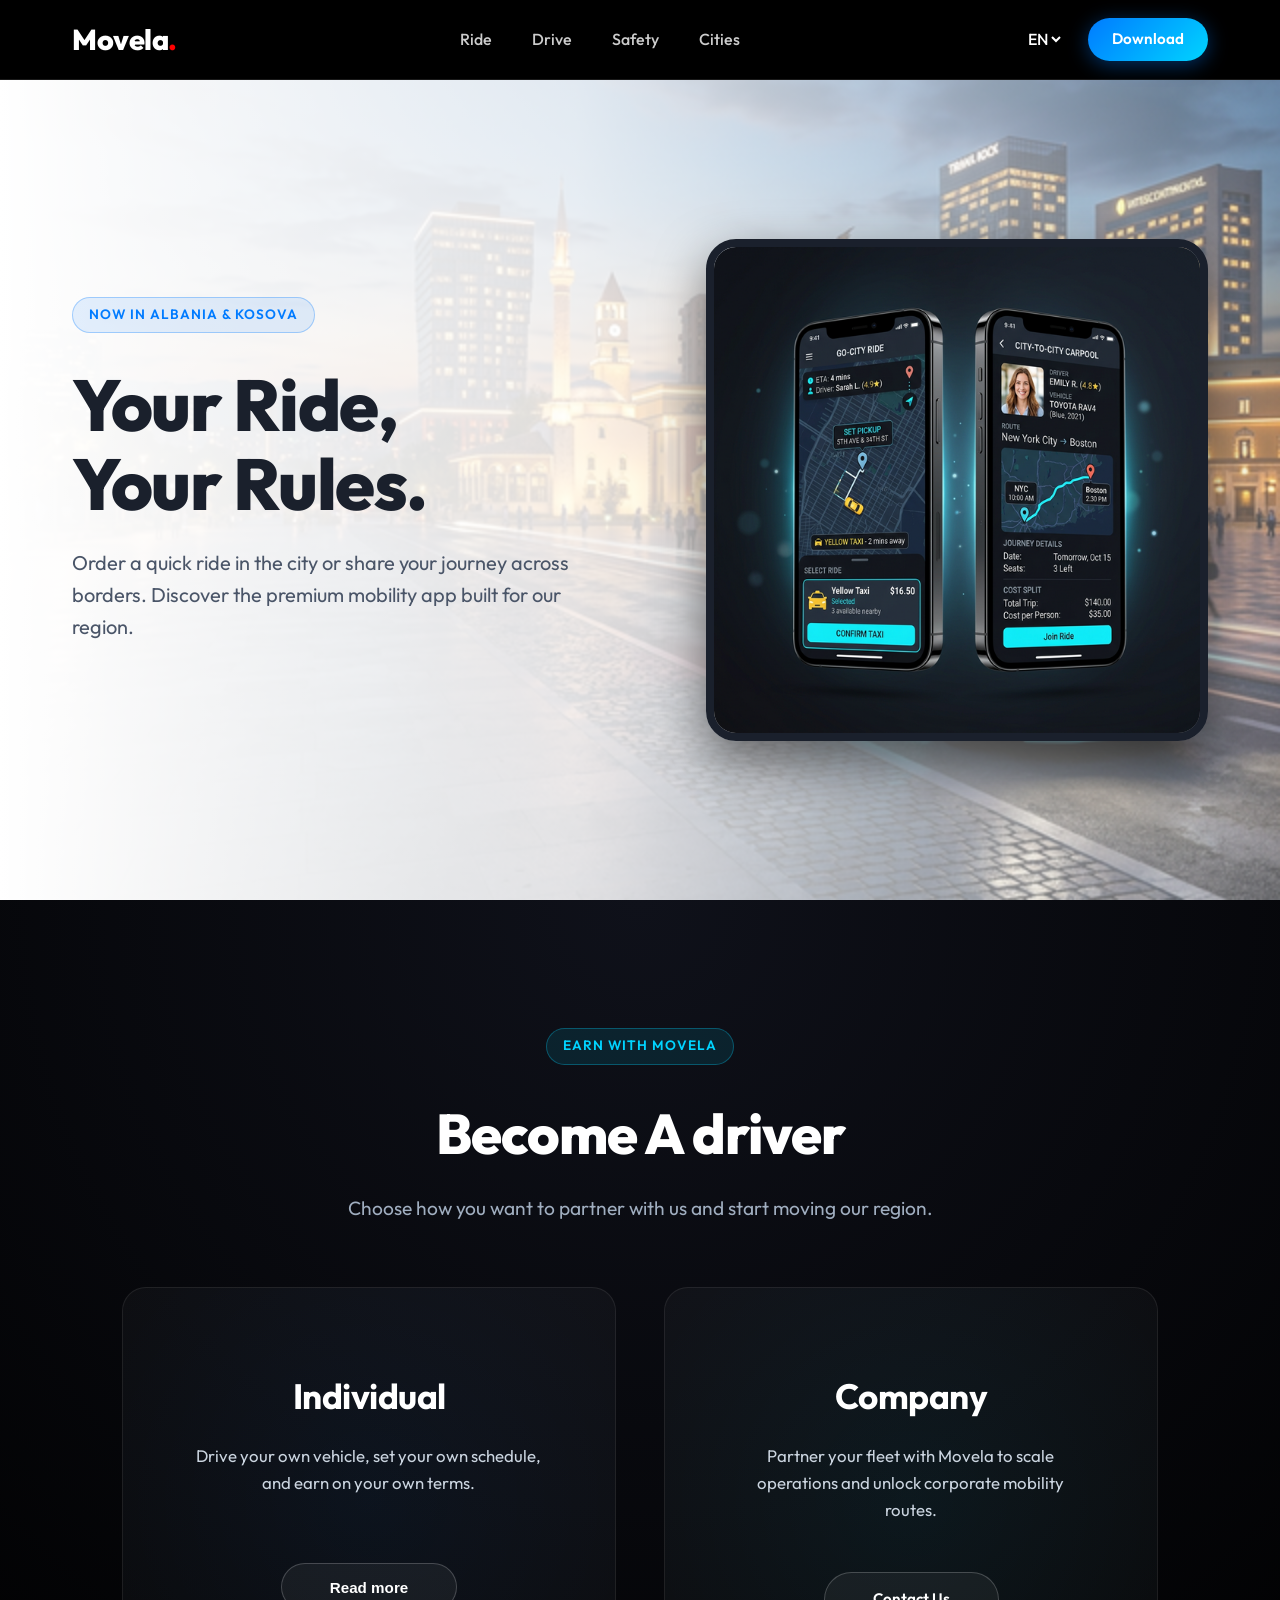
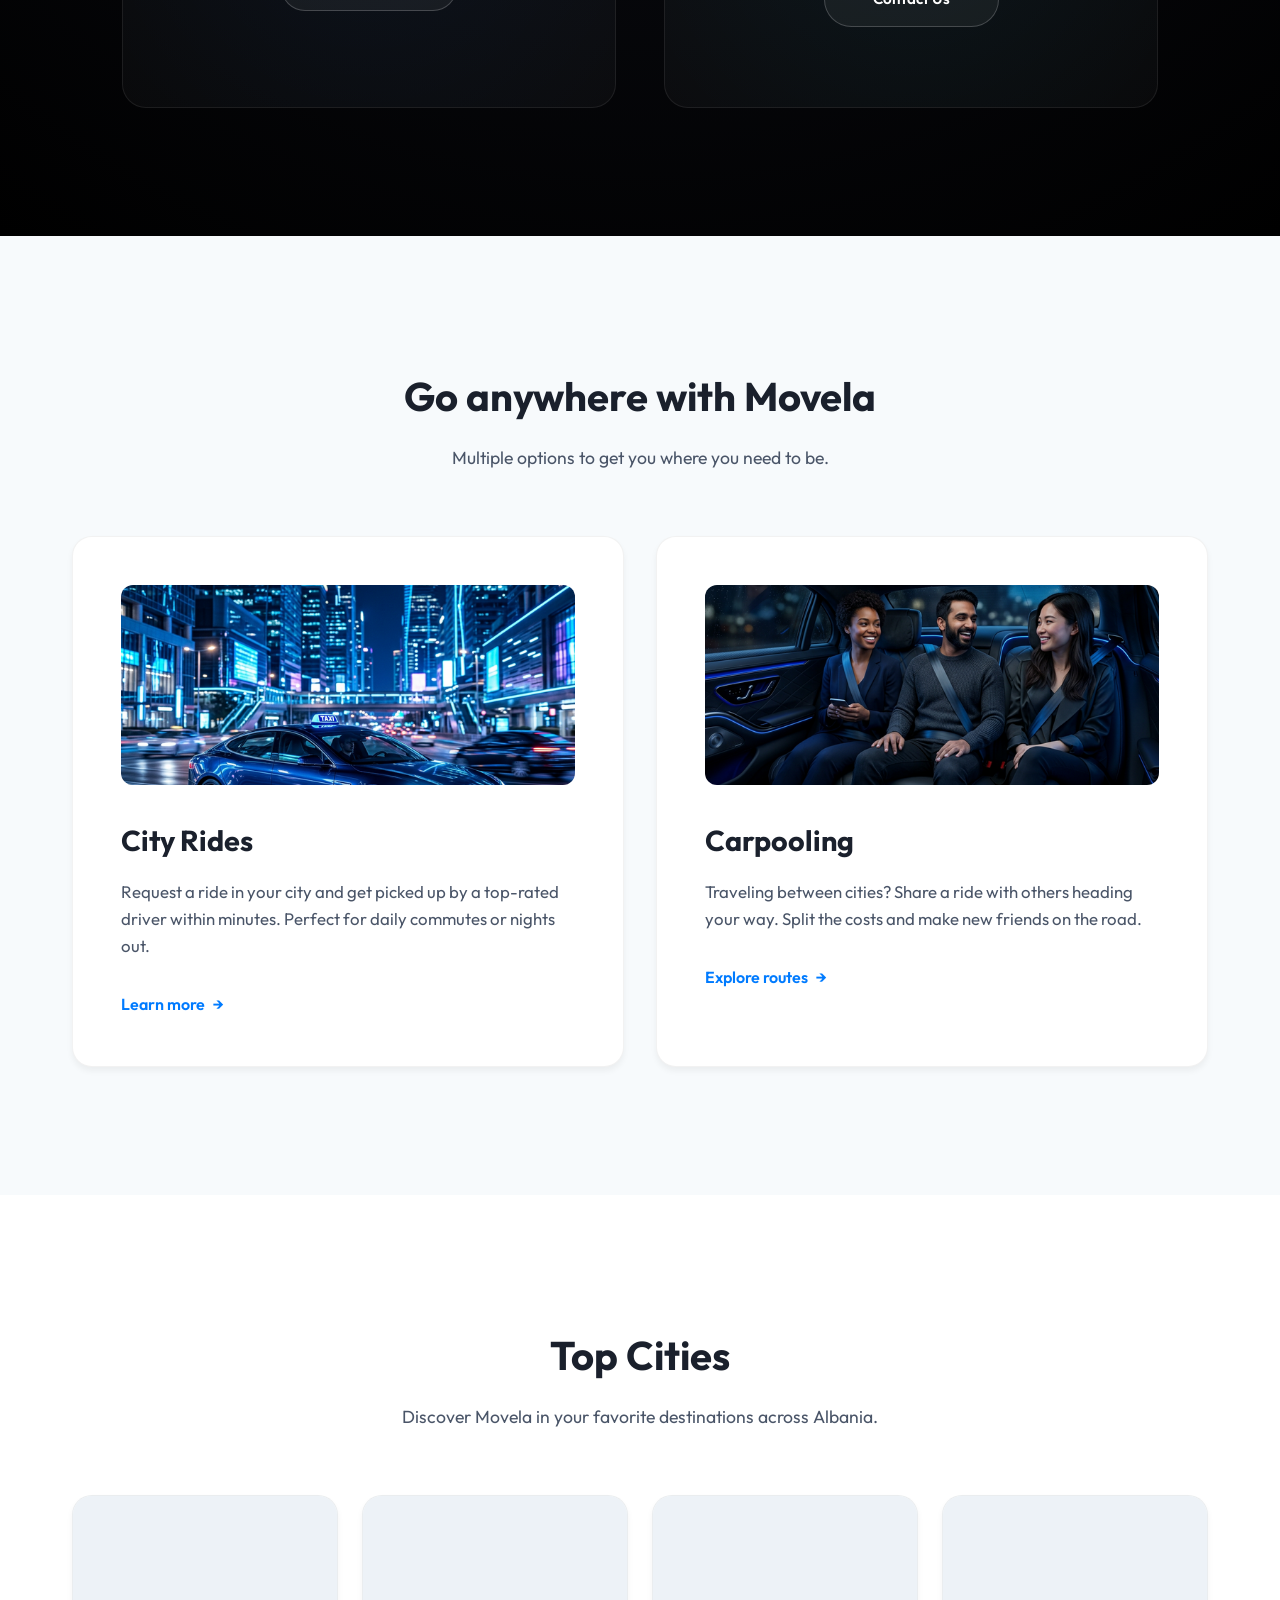
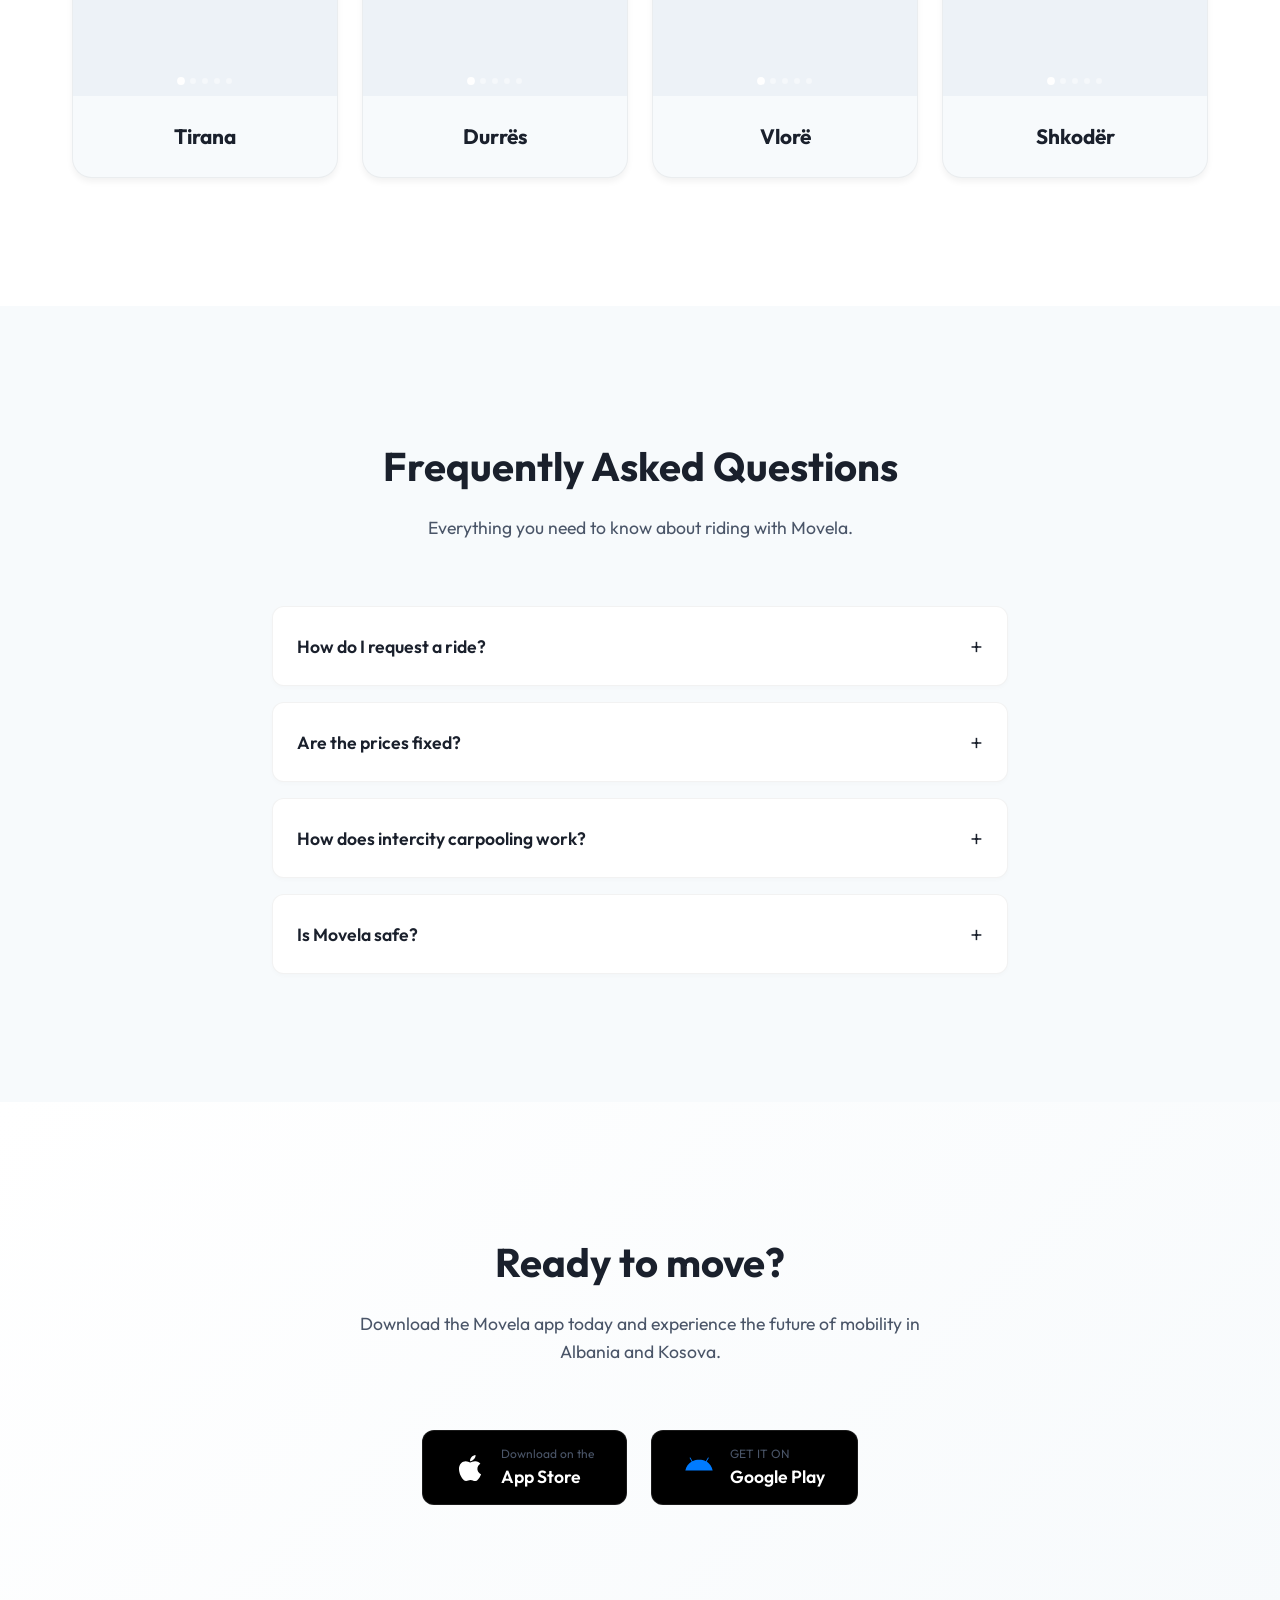
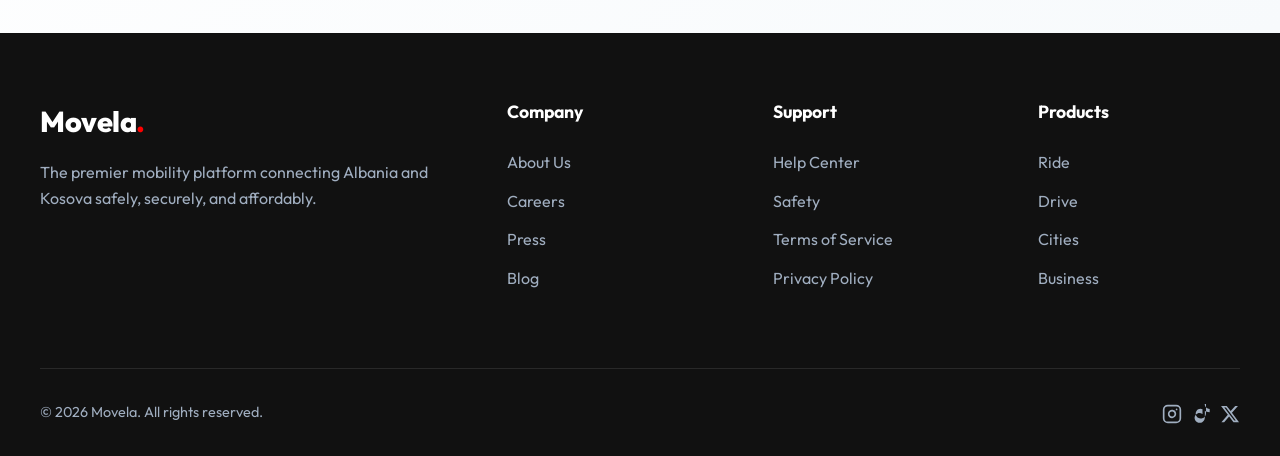
<file: index.html>
<!doctype html>
<html lang="en">

<head>
  <meta name="google-site-verification" content="S_t7EXmOyw_gti3Z80hDdnSBgoQWimAXY6p6cgJ-qq8" />
  <link rel="canonical" href="https://www.gomovela.com/" />
  <meta charset="UTF-8" />
  <meta name="viewport" content="width=device-width, initial-scale=1.0" />
  <title>Movela - Your Ride, Your Rules in Albania & Kosova</title>
  <meta name="verify-paysera" content="5a23645921726e56a0445033d6a96db5" />
  <meta name="description" content="Movela: The premium ride-sharing and ride-ordering application tailored for Albania and Kosova. High-quality rides, fair prices, and shared journeys." />
  <script type="text/javascript" charset="utf-8">
    (function () {
      const script = document.createElement("script");
      const dateToday = new Date();
      const todayFullDate =
        dateToday.getDate() +
        "-" +
        (dateToday.getMonth() + 1) +
        "-" +
        dateToday.getFullYear();

      script.src =
        "https://bank.paysera.com/js/compiled/quality-sign.js?v=" +
        todayFullDate;
      script.setAttribute("data-paysera-project-id", 256715);
      script.setAttribute("data-lang", "en");
      script.async = true;

      document.head.appendChild(script);
    })();
  </script>
  <link rel="preconnect" href="https://fonts.googleapis.com" />
  <link rel="preconnect" href="https://fonts.gstatic.com" crossorigin />
  <link href="https://fonts.googleapis.com/css2?family=Outfit:wght@300;400;500;600;700;800&display=swap" rel="stylesheet" />
  <link rel="stylesheet" href="styles.css" />
</head>

<body>
  <header id="navbar">
    <div class="nav-container">
      <a href="#" class="logo">Movela<span class="dot">.</span></a>
      <nav class="nav-links">
        <a href="#ride" data-i18n="nav_ride">Ride</a>
        <a href="#drive" data-i18n="nav_drive">Drive</a>
        <a href="safety.html" data-i18n="nav_safety">Safety</a>
        <a href="#cities" data-i18n="nav_cities">Cities</a>
      </nav>
      <div class="nav-actions">
        <div class="lang-selector">
          <select class="lang-select" id="langSwitcher">
            <option value="en" selected>EN</option>
            <option value="al">AL</option>
            <option value="fr">FR</option>
          </select>
        </div>
        <a href="#download" class="btn btn-primary" data-i18n="nav_download">Download App</a>
      </div>
    </div>
  </header>

  <main>
    <section class="hero" id="home">
      <div class="hero-bg-overlay"></div>
      <div class="hero-container">
        <div class="hero-content">
          <span class="badge" data-i18n="hero_badge">Now in Albania & Kosova</span>
          <h1 data-i18n="hero_title">Your Ride,<br />Your Rules.</h1>
          <p data-i18n="hero_subtitle">
            Order a quick ride in the city or share your journey across
            borders. Discover the premium mobility app built for our region.
          </p>
        </div>
        <div class="hero-mockup">
          <img src="assets/app_mockup.png" alt="Movela App Mockup" />
        </div>
      </div>
    </section>

    <section class="segment-section" id="drive">
      <div class="segment-header">
        <span class="segment-badge">Earn with Movela</span>
        <h2>Become A driver</h2>
        <p>Choose how you want to partner with us and start moving our region.</p>
      </div>
      
      <div class="segment-container">
        <div class="segment-card individual-vibe">
          <div class="card-glow"></div>
          <div class="card-content">
            <h3>Individual</h3>
            <p>Drive your own vehicle, set your own schedule, and earn on your own terms.</p>
            <button class="btn-app-outline" onclick="toggleOnboarding()">Read more</button>
          </div>
        </div>

        <div class="segment-card company-vibe">
          <div class="card-glow"></div>
          <div class="card-content">
            <h3>Company</h3>
            <p>Partner your fleet with Movela to scale operations and unlock corporate mobility routes.</p>
            <a href="mailto:admin@gomovela.com" class="btn-app-outline" data-i18n="segment_company_btn">Contact Us</a>
          </div>
        </div>
      </div>

      <div class="onboarding-wrapper" id="onboardingSteps">
        <div class="onboarding-inner">
          <div class="onboarding-header">
            <span class="mini-badge">Driver Guide</span>
            <h3>Individual Driver Onboarding</h3>
          </div>

          <div class="steps-grid">
            <div class="step-box">
              <div class="step-num">01</div>
              <h4>Introduction</h4>
              <p>Download our app easily from the App Store for iOS or Google Play Store for Android. Just search for our app, tap download, and start your seamless journey with us.</p>
            </div>

            <div class="step-box">
              <div class="step-num">02</div>
              <h4>Registration Process</h4>
              <p>Signing up is quick and easy. Just open the app, choose your preferred login method—phone number, Google, or Apple ID—and follow the prompts to register securely.</p>
            </div>

            <div class="step-box">
              <div class="step-num">03</div>
              <h4>Document Verification</h4>
              <p>Upload required documents directly from your device. Navigate to the upload section, select your documents, and our system will swiftly process and approve them.</p>
            </div>

            <div class="step-box">
              <div class="step-num">04</div>
              <h4>Vehicle Registration</h4>
              <p>Easily manage your vehicles in our app. Add detailed information like license plate, brand, year, and model. Our user-friendly interface makes it effortless. Manage multiple vehicles conveniently in one place.</p>
            </div>

            <div class="step-box wide-step">
              <div class="step-num">05</div>
              <h4>Benefits of Driving with Movela</h4>
              <div class="benefits-flex">
                <span>⚡ Choose your own schedule for convenience.</span>
                <span>💎 Transparent pricing for passenger trust.</span>
                <span>🚀 Boost earnings with consistent ride requests.</span>
              </div>
            </div>
          </div>
        </div>
      </div>
    </section>
    <section class="services" id="ride">
      <div class="section-header">
        <h2 data-i18n="services_title">Go anywhere with Movela</h2>
        <p data-i18n="services_subtitle">
          Multiple options to get you where you need to be.
        </p>
      </div>
      <div class="services-grid">
        <div class="service-card">
          <img src="assets/city_rides.png" alt="City Rides" class="service-image" />
          <h3 data-i18n="city_rides_title">City Rides</h3>
          <p data-i18n="city_rides_desc">
            Request a ride in your city and get picked up by a top-rated
            driver within minutes. Perfect for daily commutes or nights out.
          </p>
          <a href="#ride" class="service-link"><span data-i18n="btn_learn_more">Learn more</span> &rarr;</a>
        </div>
        <div class="service-card">
          <img src="assets/carpooling.png" alt="Carpooling" class="service-image" />
          <h3 data-i18n="carpool_title">Carpooling</h3>
          <p data-i18n="carpool_desc">
            Traveling between cities? Share a ride with others heading your
            way. Split the costs and make new friends on the road.
          </p>
          <a href="#carpool" class="service-link"><span data-i18n="btn_explore">Explore routes</span> &rarr;</a>
        </div>
      </div>
    </section>

    <section class="cities-section" id="cities">
      <div class="section-header">
        <h2 data-i18n="cities_title">Top Cities</h2>
        <p data-i18n="cities_subtitle">
          Discover Movela in your favorite destinations across Albania.
        </p>
      </div>
      <div class="cities-grid">
        <div class="city-card">
          <div class="carousel-container" data-city="tirana">
            <div class="carousel-track"></div>
            <button class="carousel-nav prev" aria-label="Previous image">
              &#10094;
            </button>
            <button class="carousel-nav next" aria-label="Next image">
              &#10095;
            </button>
            <div class="carousel-indicators"></div>
          </div>
          <h3 data-i18n="city_tirana">Tirana</h3>
        </div>
        <div class="city-card">
          <div class="carousel-container" data-city="durres">
            <div class="carousel-track"></div>
            <button class="carousel-nav prev" aria-label="Previous image">
              &#10094;
            </button>
            <button class="carousel-nav next" aria-label="Next image">
              &#10095;
            </button>
            <div class="carousel-indicators"></div>
          </div>
          <h3 data-i18n="city_durres">Durrës</h3>
        </div>
        <div class="city-card">
          <div class="carousel-container" data-city="vlore">
            <div class="carousel-track"></div>
            <button class="carousel-nav prev" aria-label="Previous image">
              &#10094;
            </button>
            <button class="carousel-nav next" aria-label="Next image">
              &#10095;
            </button>
            <div class="carousel-indicators"></div>
          </div>
          <h3 data-i18n="city_vlore">Vlorë</h3>
        </div>
        <div class="city-card">
          <div class="carousel-container" data-city="shkoder">
            <div class="carousel-track"></div>
            <button class="carousel-nav prev" aria-label="Previous image">
              &#10094;
            </button>
            <button class="carousel-nav next" aria-label="Next image">
              &#10095;
            </button>
            <div class="carousel-indicators"></div>
          </div>
          <h3 data-i18n="city_shkoder">Shkodër</h3>
        </div>
      </div>
    </section>

    <section class="faq-section" id="faq">
      <div class="section-header">
        <h2 data-i18n="faq_title">Frequently Asked Questions</h2>
        <p data-i18n="faq_subtitle">
          Everything you need to know about riding with Movela.
        </p>
      </div>
      <div class="faq-container">
        <div class="faq-item">
          <button class="faq-question">
            <span data-i18n="faq_q1">How do I request a ride?</span>
            <span class="faq-icon">+</span>
          </button>
          <div class="faq-answer">
            <p data-i18n="faq_a1">
              Simply download the Movela app, create an account, enter your
              destination, and choose your preferred ride option. A driver
              will be matched with you shortly.
            </p>
          </div>
        </div>
        <div class="faq-item">
          <button class="faq-question">
            <span data-i18n="faq_q2">Are the prices fixed?</span>
            <span class="faq-icon">+</span>
          </button>
          <div class="faq-answer">
            <p data-i18n="faq_a2">
              Yes, Movela provides an upfront fixed price before you confirm
              your ride, so you always know exactly what you'll pay without
              any surprises.
            </p>
          </div>
        </div>
        <div class="faq-item">
          <button class="faq-question">
            <span data-i18n="faq_q3">How does intercity carpooling work?</span>
            <span class="faq-icon">+</span>
          </button>
          <div class="faq-answer">
            <p data-i18n="faq_a3">
              You can search for drivers traveling between major cities in
              Albania and Kosova. Book a seat in their car to share the
              journey and split the costs.
            </p>
          </div>
        </div>
        <div class="faq-item">
          <button class="faq-question">
            <span data-i18n="faq_q4">Is Movela safe?</span>
            <span class="faq-icon">+</span>
          </button>
          <div class="faq-answer">
            <p data-i18n="faq_a4">
              Safety is our top priority. All drivers undergo background
              checks and vehicle inspections. Our app also features ride
              sharing tracking and a 24/7 emergency button.
            </p>
          </div>
        </div>
      </div>
    </section>

    <section class="download-section" id="download">
      <div class="section-header">
        <h2 data-i18n="download_title">Ready to move?</h2>
        <p data-i18n="download_subtitle">
          Download the Movela app today and experience the future of mobility
          in Albania and Kosova.
        </p>
      </div>
      <div class="app-buttons">
        <a href="https://apps.apple.com/app/movela-app/id6769416431" class="app-btn">
          <svg height="30" viewBox="0 0 384 512" width="30" xmlns="http://www.w3.org/2000/svg">
            <path fill="#fff" d="M318.7 268.7c-.2-36.7 16.4-64.4 50-84.8-18.8-26.9-47.2-41.7-84.7-44.6-35.5-2.8-74.3 20.7-88.5 20.7-15 0-49.4-19.7-76.4-19.7C63.3 141.2 4 184.8 4 273.5q0 39.3 14.4 81.2c12.8 36.7 59 126.7 107.2 125.2 25.2-.6 43-17.9 75.8-17.9 31.8 0 48.3 17.9 76.4 17.9 48.6-.7 90.4-82.5 102.6-119.3-65.2-30.7-61.7-90-61.7-91.9zm-56.6-164.2c27.3-32.4 24.8-61.9 24-72.5-24.1 1.4-52 16.4-67.9 34.9-17.5 19.8-27.8 44.3-25.6 71.9 26.1 2 49.9-11.4 69.5-34.3z" />
          </svg>
          <div class="app-btn-text">
            <span>Download on the</span>
            <strong>App Store</strong>
          </div>
        </a>

        <a href="https://play.google.com/store/apps/details?id=com.movela.app" class="app-btn">
          <svg height="30" viewBox="0 0 512 512" width="30" xmlns="http://www.w3.org/2000/svg">
            <path fill="#007bff" d="M325.3 234.3c-13.6 0-24.7 11.1-24.7 24.7s11.1 24.7 24.7 24.7 24.7-11.1 24.7-24.7-11.1-24.7-24.7-24.7zM186.7 234.3c-13.6 0-24.7 11.1-24.7 24.7s11.1 24.7 24.7 24.7 24.7-11.1 24.7-24.7-11.1-24.7-24.7-24.7z" />
            <path fill="#007bff" d="M386.9 146.4l33.6-58.2c2.2-3.8 1-8.5-2.7-10.7-3.8-2.2-8.5-1-10.7 2.7l-34.1 59.1c-34.5-15.6-72.9-24.2-113.8-24.2s-79.3 8.6-113.8 24.2L111.4 80.2c-2.2-3.8-7-5-10.7-2.7-3.8 2.2-5 7-2.7 10.7l33.6 58.2c-56 31.6-96.5 86.6-108.5 152.4h465.9c-12-65.8-52.6-120.8-102.1-152.4z" />
          </svg>
          <div class="app-btn-text">
            <span>GET IT ON</span>
            <strong>Google Play</strong>
          </div>
        </a>
      </div>
    </section>
  </main>

  <footer>
    <div class="footer-content">
      <div class="footer-brand">
        <a href="#" class="logo">Movela<span class="dot">.</span></a>
        <p>
          The premier mobility platform connecting Albania and Kosova safely,
          securely, and affordably.
        </p>
      </div>
      <div class="footer-col">
        <h4>Company</h4>
        <ul>
          <li><a href="about.html">About Us</a></li>
          <li><a href="careers.html">Careers</a></li>
          <li><a href="#">Press</a></li>
          <li><a href="#">Blog</a></li>
        </ul>
      </div>
      <div class="footer-col">
        <h4>Support</h4>
        <ul>
          <li><a href="help-center.html">Help Center</a></li>
          <li><a href="safety.html">Safety</a></li>
          <li><a href="terms-of-service.html">Terms of Service</a></li>
          <li><a href="privacy-policy.html">Privacy Policy</a></li>
        </ul>
      </div>
      <div class="footer-col">
        <h4>Products</h4>
        <ul>
          <li><a href="#">Ride</a></li>
          <li><a href="#">Drive</a></li>
          <li><a href="#">Cities</a></li>
          <li><a href="#">Business</a></li>
        </ul>
      </div>
    </div>
    <div class="footer-bottom">
      <p>&copy; 2026 Movela. All rights reserved.</p>
      <div class="socials">
        <a href="https://www.instagram.com/movela__?igsh=MXNoZ3BjbDM0dWp6Ng%3D%3D&utm_source=qr" target="_blank" rel="noopener noreferrer">
          <svg width="20" height="20" viewBox="0 0 24 24" fill="none" stroke="currentColor" stroke-width="2" stroke-linecap="round" stroke-linejoin="round" style="vertical-align: middle;">
            <rect x="2" y="2" width="20" height="20" rx="5" ry="5"></rect>
            <path d="M16 11.37A4 4 0 1 1 12.63 8 4 4 0 0 1 16 11.37z"></path>
            <line x1="17.5" y1="6.5" x2="17.51" y2="6.5"></line>
          </svg>
        </a> &nbsp;
        <a href="#" target="_blank" rel="noopener noreferrer" style="color: inherit; text-decoration: none;">
          <svg width="20" height="20" viewBox="0 0 24 24" fill="currentColor" xmlns="http://www.w3.org/2000/svg" style="vertical-align: middle;">
            <path d="M12.525.02c1.31-.02 2.61-.01 3.91-.01.08 1.53.63 3.09 1.75 4.17 1.12 1.11 2.7 1.62 4.24 1.79v4.03c-1.44-.05-2.89-.35-4.2-.97-.57-.26-1.1-.59-1.62-.93-.01 2.92.01 5.84-.02 8.75-.08 2.23-1.45 4.34-3.5 5.21-1.92.83-4.22.68-6.02-.51-1.74-1.13-2.8-3.08-2.77-5.18.04-2.22 1.5-4.27 3.59-5.07 1.88-.73 4.11-.47 5.75.8.06-.06.12-.13.18-.19-.01-1.84-.01-3.68 0-5.52-.77-.42-1.63-.64-2.52-.64-1.73-.01-3.41.83-4.47 2.22-1.01 1.29-1.4 3.01-1.07 4.61.32 1.62 1.34 3.05 2.77 3.91 1.45.89 3.25 1.14 4.88.69 1.56-.41 2.93-1.46 3.73-2.87.5-.88.8-1.91.85-2.93.06-3.87.03-7.74.03-11.61Z" />
          </svg>
        </a> &nbsp;
        <a href="#" target="_blank" rel="noopener noreferrer" style="color: inherit; text-decoration: none;">
          <svg width="20" height="20" viewBox="0 0 24 24" fill="currentColor" xmlns="http://www.w3.org/2000/svg" style="vertical-align: middle;">
            <path d="M18.244 2.25h3.308l-7.227 8.26 8.502 11.24H16.17l-5.214-6.817L4.99 21.75H1.68l7.73-8.835L1.254 2.25H8.08l4.713 6.231zm-1.161 17.52h1.833L7.084 4.126H5.117z" />
          </svg>
        </a>
      </div>
    </div>
  </footer>

  <script src="script.js"></script>
</body>
</html>
</file>
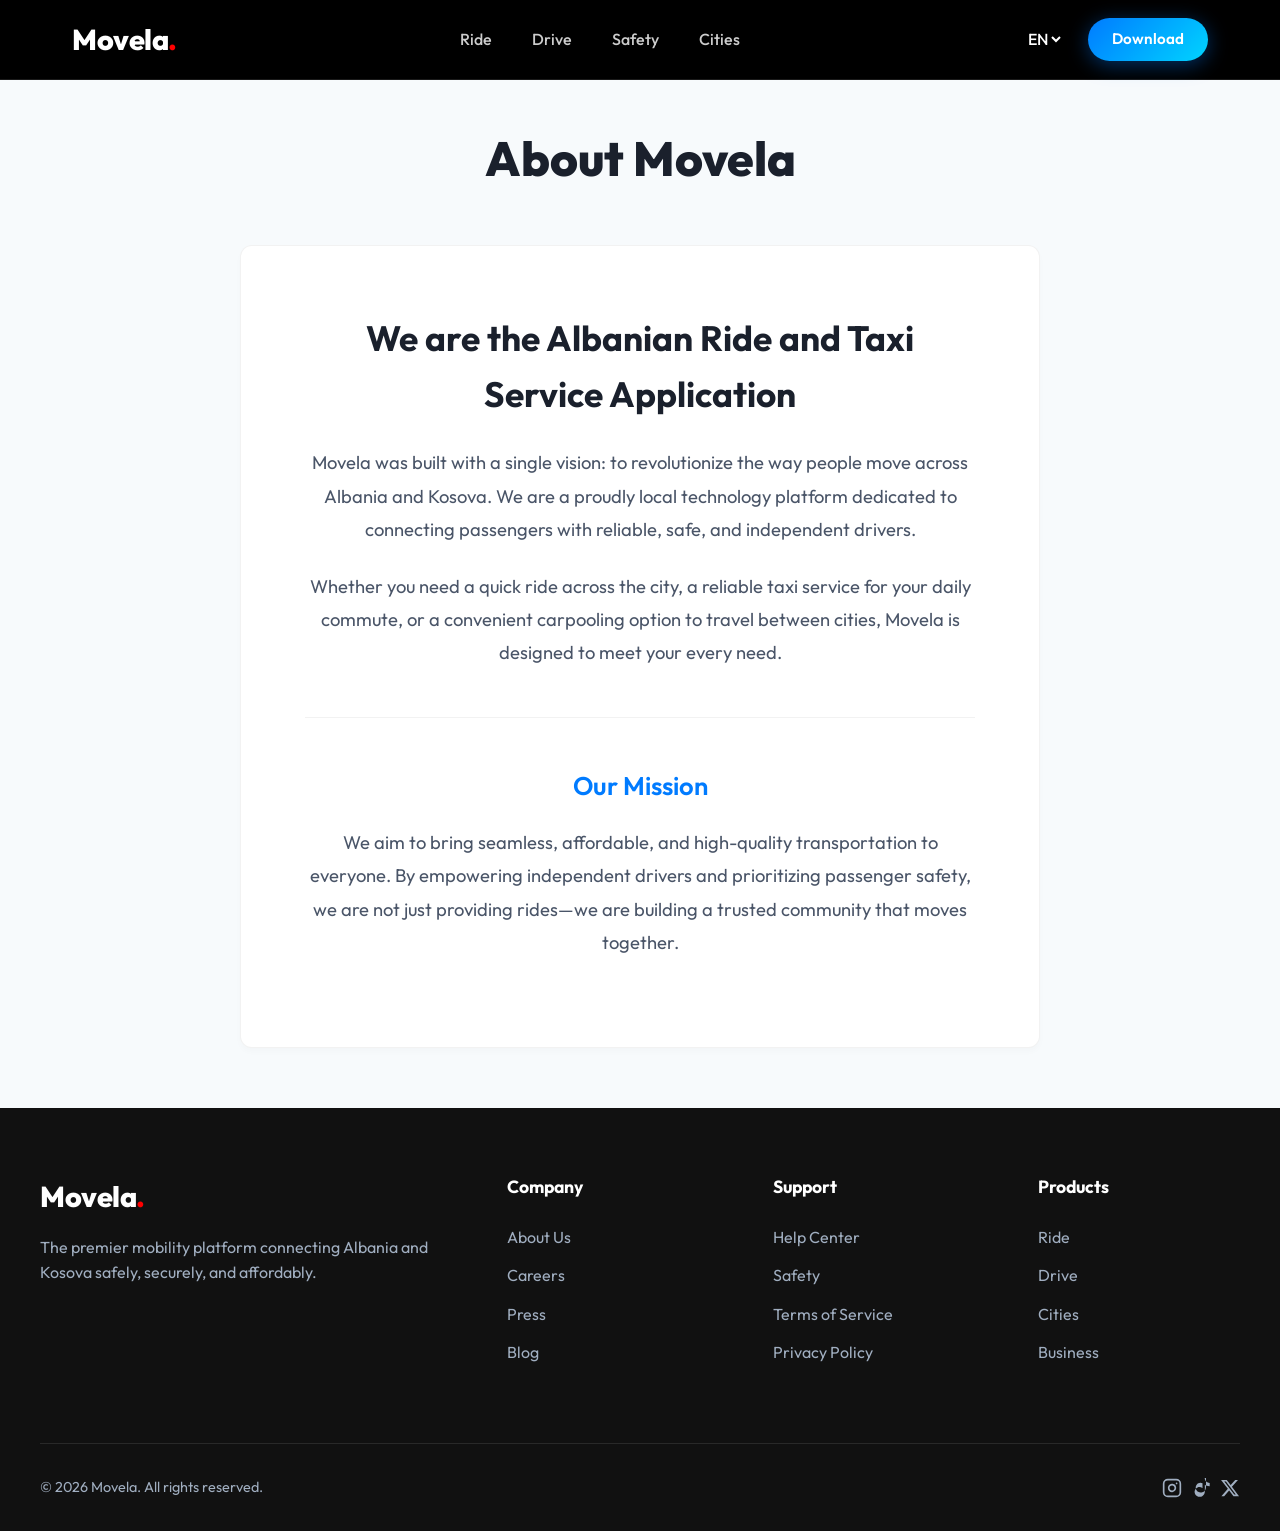
<file: about.html>
<!doctype html>
<html lang="en">

<head>
  <meta charset="UTF-8" />
  <meta name="viewport" content="width=device-width, initial-scale=1.0" />
  <title>About Us - Movela</title>
  <meta name="verify-paysera" content="5a23645921726e56a0445033d6a96db5" />
  <script type="text/javascript" charset="utf-8">
    (function () {
      const script = document.createElement("script");
      const dateToday = new Date();
      const todayFullDate =
        dateToday.getDate() +
        "-" +
        (dateToday.getMonth() + 1) +
        "-" +
        dateToday.getFullYear();

      script.src =
        "https://bank.paysera.com/js/compiled/quality-sign.js?v=" +
        todayFullDate;
      script.setAttribute("data-paysera-project-id", 256715);
      script.setAttribute("data-lang", "en");
      script.async = true;

      document.head.appendChild(script);
    })();
  </script>
  <!-- Google Fonts -->
  <link rel="preconnect" href="https://fonts.googleapis.com" />
  <link rel="preconnect" href="https://fonts.gstatic.com" crossorigin />
  <link href="https://fonts.googleapis.com/css2?family=Outfit:wght@300;400;500;600;700;800&display=swap"
    rel="stylesheet" />
  <link rel="stylesheet" href="styles.css" />
  <style>
    .about-content {
      max-width: 800px;
      margin: 0 auto;
      background: var(--bg-color);
      padding: 4rem;
      border-radius: 12px;
      border: 1px solid rgba(0, 0, 0, 0.05);
      box-shadow: 0 4px 6px rgba(0, 0, 0, 0.02);
      text-align: center;
    }

    .about-content h2 {
      font-size: 2.2rem;
      margin-bottom: 1.5rem;
      color: var(--text-primary);
      font-weight: 700;
    }

    .about-content p {
      font-size: 1.15rem;
      color: var(--text-secondary);
      line-height: 1.8;
      margin-bottom: 1.5rem;
    }

    .about-mission {
      margin-top: 3rem;
      padding-top: 3rem;
      border-top: 1px solid rgba(0, 0, 0, 0.05);
    }

    .about-mission h3 {
      font-size: 1.6rem;
      margin-bottom: 1.2rem;
      color: var(--accent-color);
      font-weight: 600;
    }
  </style>
</head>

<body>
  <header id="navbar">
    <div class="nav-container">
      <a href="index.html" class="logo">Movela<span class="dot">.</span></a>
      <nav class="nav-links">
        <a href="index.html#ride" data-i18n="nav_ride">Ride</a>
        <a href="index.html#drive" data-i18n="nav_drive">Drive</a>
        <a href="safety.html" data-i18n="nav_safety">Safety</a>
        <a href="index.html#cities" data-i18n="nav_cities">Cities</a>
      </nav>
      <div class="nav-actions">
        <div class="lang-selector">
          <select class="lang-select" id="langSwitcher">
            <option value="en" selected>EN</option>
            <option value="al">AL</option>
            <option value="fr">FR</option>
          </select>
        </div>
        <a href="index.html#download" class="btn btn-primary" data-i18n="nav_download">Download App</a>
      </div>
    </div>
  </header>

  <main class="policy-page">
    <div class="policy-header" style="text-align: center;">
      <h1>About Movela</h1>
    </div>

    <div class="policy-container" style="display: block;">
      <div class="about-content">
        <h2>We are the Albanian Ride and Taxi Service Application</h2>
        <p>Movela was built with a single vision: to revolutionize the way people move across Albania and Kosova. We are
          a proudly local technology platform dedicated to connecting passengers with reliable, safe, and independent
          drivers.</p>
        <p>Whether you need a quick ride across the city, a reliable taxi service for your daily commute, or a
          convenient carpooling option to travel between cities, Movela is designed to meet your every need.</p>

        <div class="about-mission">
          <h3>Our Mission</h3>
          <p>We aim to bring seamless, affordable, and high-quality transportation to everyone. By empowering
            independent drivers and prioritizing passenger safety, we are not just providing rides—we are building a
            trusted community that moves together.</p>
        </div>
      </div>
    </div>
  </main>

  <footer>
    <div class="footer-content">
      <div class="footer-brand">
        <a href="index.html" class="logo">Movela<span class="dot">.</span></a>
        <p>
          The premier mobility platform connecting Albania and Kosova safely,
          securely, and affordably.
        </p>
      </div>
      <div class="footer-col">
        <h4>Company</h4>
        <ul>
          <li><a href="about.html">About Us</a></li>
          <li><a href="careers.html">Careers</a></li>
          <li><a href="#">Press</a></li>
          <li><a href="#">Blog</a></li>
        </ul>
      </div>
      <div class="footer-col">
        <h4>Support</h4>
        <ul>
          <li><a href="help-center.html">Help Center</a></li>
          <li><a href="safety.html">Safety</a></li>
          <li><a href="terms-of-service.html">Terms of Service</a></li>
          <li><a href="privacy-policy.html">Privacy Policy</a></li>
        </ul>
      </div>
      <div class="footer-col">
        <h4>Products</h4>
        <ul>
          <li><a href="#">Ride</a></li>
          <li><a href="#">Drive</a></li>
          <li><a href="#">Cities</a></li>
          <li><a href="#">Business</a></li>
        </ul>
      </div>
    </div>
    <div class="footer-bottom">
      <p>&copy; 2026 Movela. All rights reserved.</p>
      <div class="socials">
        <a href="https://www.instagram.com/movela__?igsh=MXNoZ3BjbDM0dWp6Ng%3D%3D&utm_source=qr" target="_blank"
          rel="noopener noreferrer">
          <svg width="20" height="20" viewBox="0 0 24 24" fill="none" stroke="currentColor" stroke-width="2"
            stroke-linecap="round" stroke-linejoin="round" style="vertical-align: middle;">
            <rect x="2" y="2" width="20" height="20" rx="5" ry="5"></rect>
            <path d="M16 11.37A4 4 0 1 1 12.63 8 4 4 0 0 1 16 11.37z"></path>
            <line x1="17.5" y1="6.5" x2="17.51" y2="6.5"></line>
          </svg>
        </a> &nbsp;
        <a href="#" target="_blank" rel="noopener noreferrer" style="color: inherit; text-decoration: none;">
          <svg width="20" height="20" viewBox="0 0 24 24" fill="currentColor" xmlns="http://www.w3.org/2000/svg"
            style="vertical-align: middle;">
            <path
              d="M12.525.02c1.31-.02 2.61-.01 3.91-.01.08 1.53.63 3.09 1.75 4.17 1.12 1.11 2.7 1.62 4.24 1.79v4.03c-1.44-.05-2.89-.35-4.2-.97-.57-.26-1.1-.59-1.62-.93-.01 2.92.01 5.84-.02 8.75-.08 2.23-1.45 4.34-3.5 5.21-1.92.83-4.22.68-6.02-.51-1.74-1.13-2.8-3.08-2.77-5.18.04-2.22 1.5-4.27 3.59-5.07 1.88-.73 4.11-.47 5.75.8.06-.06.12-.13.18-.19-.01-1.84-.01-3.68 0-5.52-.77-.42-1.63-.64-2.52-.64-1.73-.01-3.41.83-4.47 2.22-1.01 1.29-1.4 3.01-1.07 4.61.32 1.62 1.34 3.05 2.77 3.91 1.45.89 3.25 1.14 4.88.69 1.56-.41 2.93-1.46 3.73-2.87.5-.88.8-1.91.85-2.93.06-3.87.03-7.74.03-11.61Z" />
          </svg>
        </a> &nbsp;
        <a href="#" target="_blank" rel="noopener noreferrer" style="color: inherit; text-decoration: none;">
          <svg width="20" height="20" viewBox="0 0 24 24" fill="currentColor" xmlns="http://www.w3.org/2000/svg"
            style="vertical-align: middle;">
            <path
              d="M18.244 2.25h3.308l-7.227 8.26 8.502 11.24H16.17l-5.214-6.817L4.99 21.75H1.68l7.73-8.835L1.254 2.25H8.08l4.713 6.231zm-1.161 17.52h1.833L7.084 4.126H5.117z" />
          </svg>
        </a>
      </div>
    </div>
  </footer>

  <script src="script.js"></script>
</body>

</html>
</file>
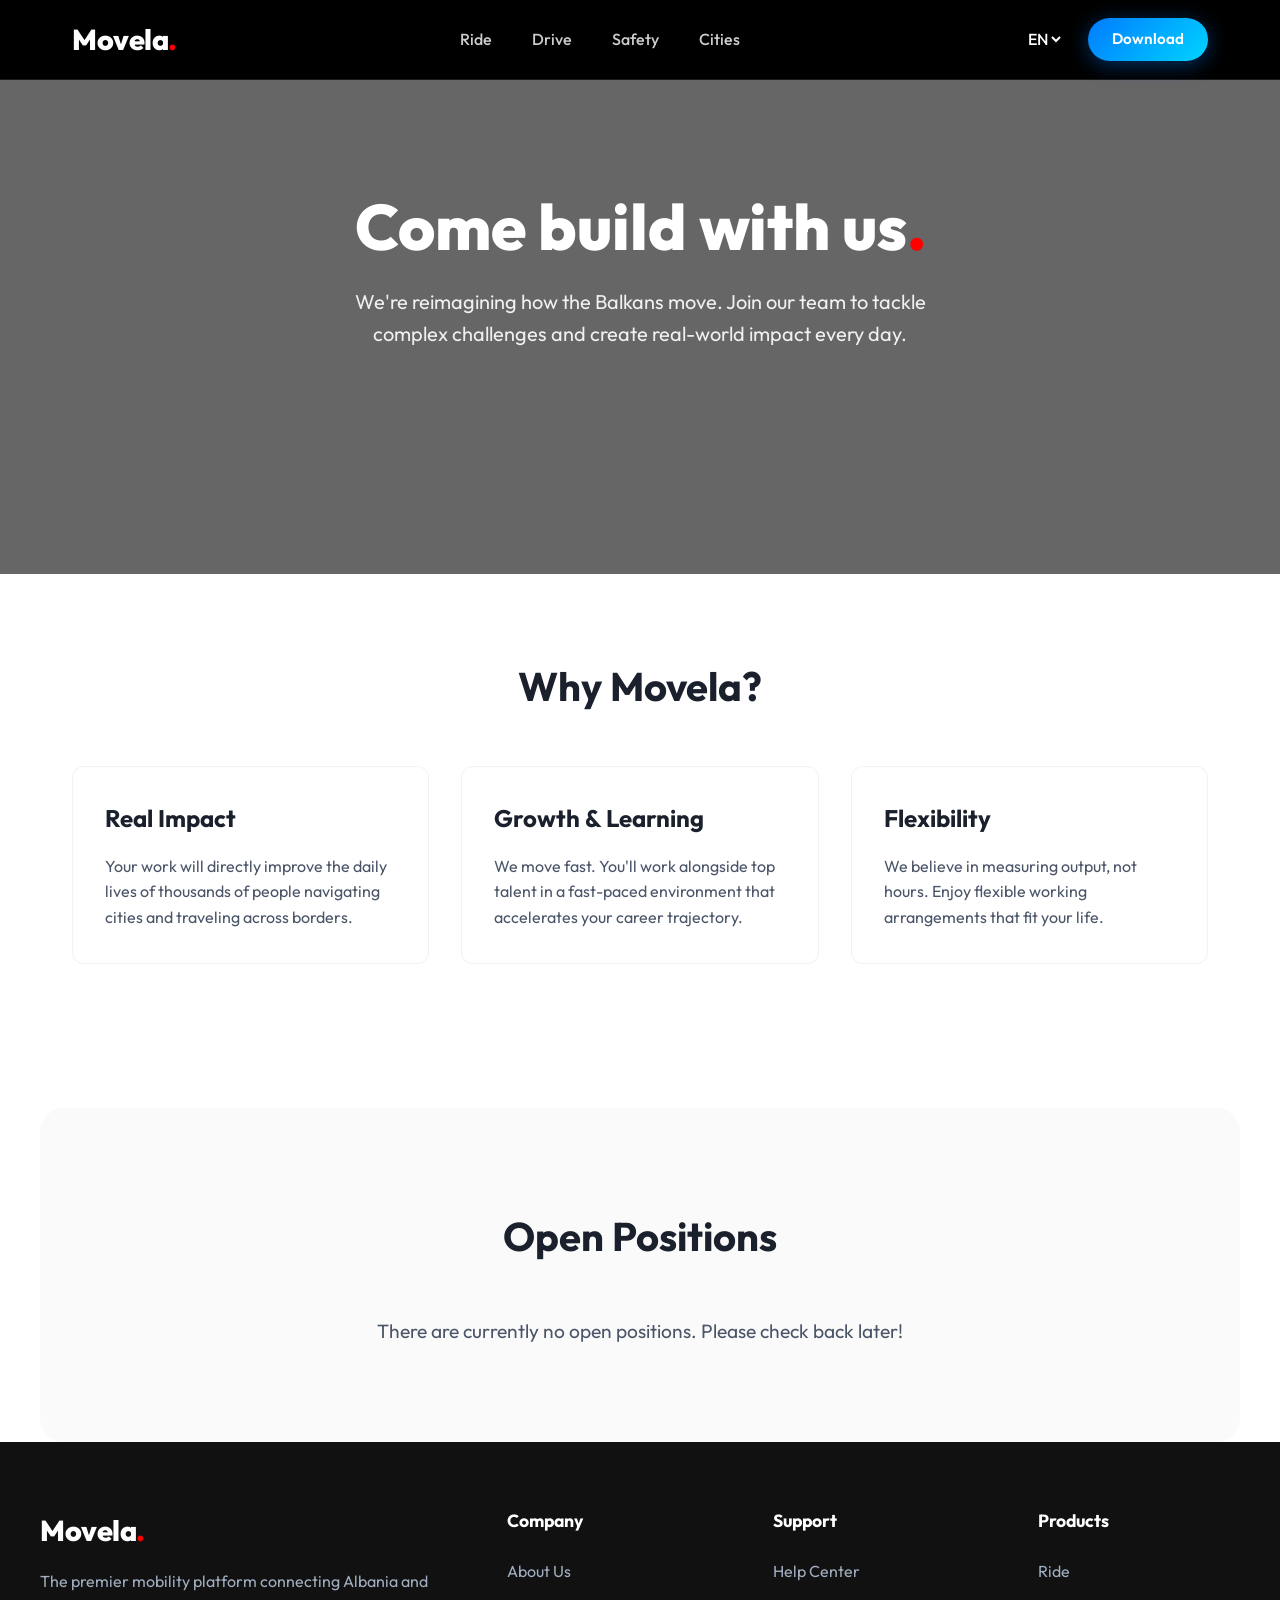
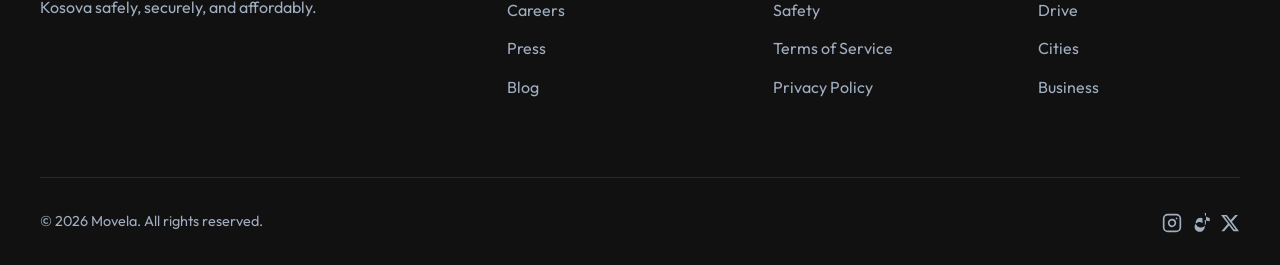
<file: careers.html>
<!doctype html>
<html lang="en">

<head>
  <meta charset="UTF-8" />
  <meta name="viewport" content="width=device-width, initial-scale=1.0" />
  <title>Careers - Movela</title>
  <meta name="verify-paysera" content="5a23645921726e56a0445033d6a96db5" />
  <script type="text/javascript" charset="utf-8">
    (function () {
      const script = document.createElement("script");
      const dateToday = new Date();
      const todayFullDate =
        dateToday.getDate() +
        "-" +
        (dateToday.getMonth() + 1) +
        "-" +
        dateToday.getFullYear();

      script.src =
        "https://bank.paysera.com/js/compiled/quality-sign.js?v=" +
        todayFullDate;
      script.setAttribute("data-paysera-project-id", 256715);
      script.setAttribute("data-lang", "en");
      script.async = true;

      document.head.appendChild(script);
    })();
  </script>
  <!-- Google Fonts -->
  <link rel="preconnect" href="https://fonts.googleapis.com" />
  <link rel="preconnect" href="https://fonts.gstatic.com" crossorigin />
  <link href="https://fonts.googleapis.com/css2?family=Outfit:wght@300;400;500;600;700;800&display=swap"
    rel="stylesheet" />
  <link rel="stylesheet" href="styles.css" />
  <style>
    .careers-hero {
      background: var(--text-primary);
      color: var(--white);
      padding: 8rem 2rem 6rem;
      text-align: center;
    }
    
    .careers-hero h1 {
      font-size: 4rem;
      font-weight: 800;
      margin-bottom: 1.5rem;
      line-height: 1.1;
    }
    
    .careers-hero p {
      font-size: 1.25rem;
      max-width: 600px;
      margin: 0 auto 2rem;
      opacity: 0.9;
    }
    
    .careers-section {
      padding: 5rem 2rem;
      max-width: 1200px;
      margin: 0 auto;
    }
    
    .careers-section h2 {
      font-size: 2.5rem;
      margin-bottom: 3rem;
      text-align: center;
    }
    
    .perks-grid {
      display: grid;
      grid-template-columns: repeat(auto-fit, minmax(300px, 1fr));
      gap: 2rem;
      margin-bottom: 4rem;
    }
    
    .perk-card {
      background: var(--bg-color);
      padding: 2rem;
      border-radius: 12px;
      border: 1px solid rgba(0, 0, 0, 0.05);
    }
    
    .perk-card h3 {
      font-size: 1.5rem;
      margin-bottom: 1rem;
    }
    
    .perk-card p {
      color: var(--text-secondary);
      line-height: 1.6;
    }
    
    .jobs-list {
      display: flex;
      flex-direction: column;
      gap: 1rem;
    }
    
    .job-item {
      display: flex;
      justify-content: space-between;
      align-items: center;
      padding: 2rem;
      background: var(--bg-color);
      border-radius: 12px;
      border: 1px solid rgba(0, 0, 0, 0.05);
      transition: all 0.3s ease;
      cursor: pointer;
    }
    
    .job-item:hover {
      border-color: var(--text-primary);
      transform: translateY(-2px);
    }
    
    .job-info h3 {
      font-size: 1.4rem;
      margin-bottom: 0.5rem;
    }
    
    .job-info p {
      color: var(--text-secondary);
      font-size: 0.95rem;
    }
    
    .job-arrow {
      font-size: 1.5rem;
      color: var(--text-primary);
    }
  </style>
</head>

<body>
  <header id="navbar">
    <div class="nav-container">
      <a href="index.html" class="logo">Movela<span class="dot">.</span></a>
      <nav class="nav-links">
        <a href="index.html#ride" data-i18n="nav_ride">Ride</a>
        <a href="index.html#drive" data-i18n="nav_drive">Drive</a>
        <a href="safety.html" data-i18n="nav_safety">Safety</a>
        <a href="index.html#cities" data-i18n="nav_cities">Cities</a>
      </nav>
      <div class="nav-actions">
        <div class="lang-selector">
          <select class="lang-select" id="langSwitcher">
            <option value="en" selected>EN</option>
            <option value="al">AL</option>
            <option value="fr">FR</option>
          </select>
        </div>
        <a href="index.html#download" class="btn btn-primary" data-i18n="nav_download">Download App</a>
      </div>
    </div>
  </header>

  <main>
    <section class="careers-hero" style="background: linear-gradient(rgba(0, 0, 0, 0.6), rgba(0, 0, 0, 0.6)), url('https://images.unsplash.com/photo-1522071820081-009f0129c71c?auto=format&fit=crop&w=1600&q=80') center/cover no-repeat; padding: 12rem 2rem; color: #ffffff;">
      <h1 style="color: #ffffff;">Come build with us<span style="color: #ff0000;">.</span></h1>
      <p style="color: #ffffff; opacity: 0.9;">We're reimagining how the Balkans move. Join our team to tackle complex challenges and create real-world impact every day.</p>
    </section>

    <section class="careers-section">
      <h2>Why Movela?</h2>
      <div class="perks-grid">
        <div class="perk-card">
          <h3>Real Impact</h3>
          <p>Your work will directly improve the daily lives of thousands of people navigating cities and traveling across borders.</p>
        </div>
        <div class="perk-card">
          <h3>Growth & Learning</h3>
          <p>We move fast. You'll work alongside top talent in a fast-paced environment that accelerates your career trajectory.</p>
        </div>
        <div class="perk-card">
          <h3>Flexibility</h3>
          <p>We believe in measuring output, not hours. Enjoy flexible working arrangements that fit your life.</p>
        </div>
      </div>
    </section>

    <section class="careers-section" id="openings" style="background: #fafafa; border-radius: 24px; text-align: center; padding: 6rem 2rem;">
      <h2>Open Positions</h2>
      <p style="font-size: 1.2rem; color: var(--text-secondary); margin-top: 1rem;">There are currently no open positions. Please check back later!</p>
    </section>
  </main>

  <footer>
    <div class="footer-content">
      <div class="footer-brand">
        <a href="index.html" class="logo">Movela<span class="dot">.</span></a>
        <p>
          The premier mobility platform connecting Albania and Kosova safely,
          securely, and affordably.
        </p>
      </div>
      <div class="footer-col">
        <h4>Company</h4>
        <ul>
          <li><a href="about.html">About Us</a></li>
          <li><a href="careers.html">Careers</a></li>
          <li><a href="#">Press</a></li>
          <li><a href="#">Blog</a></li>
        </ul>
      </div>
      <div class="footer-col">
        <h4>Support</h4>
        <ul>
          <li><a href="help-center.html">Help Center</a></li>
          <li><a href="safety.html">Safety</a></li>
          <li><a href="terms-of-service.html">Terms of Service</a></li>
          <li><a href="privacy-policy.html">Privacy Policy</a></li>
        </ul>
      </div>
      <div class="footer-col">
        <h4>Products</h4>
        <ul>
          <li><a href="#">Ride</a></li>
          <li><a href="#">Drive</a></li>
          <li><a href="#">Cities</a></li>
          <li><a href="#">Business</a></li>
        </ul>
      </div>
    </div>
    <div class="footer-bottom">
      <p>&copy; 2026 Movela. All rights reserved.</p>
      <div class="socials">
        <a href="https://www.instagram.com/movela__?igsh=MXNoZ3BjbDM0dWp6Ng%3D%3D&utm_source=qr" target="_blank" rel="noopener noreferrer">
          <svg width="20" height="20" viewBox="0 0 24 24" fill="none" stroke="currentColor" stroke-width="2" stroke-linecap="round" stroke-linejoin="round" style="vertical-align: middle;">
            <rect x="2" y="2" width="20" height="20" rx="5" ry="5"></rect>
            <path d="M16 11.37A4 4 0 1 1 12.63 8 4 4 0 0 1 16 11.37z"></path>
            <line x1="17.5" y1="6.5" x2="17.51" y2="6.5"></line>
          </svg>
        </a> &nbsp;
        <a href="#" target="_blank" rel="noopener noreferrer" style="color: inherit; text-decoration: none;">
          <svg width="20" height="20" viewBox="0 0 24 24" fill="currentColor" xmlns="http://www.w3.org/2000/svg" style="vertical-align: middle;">
            <path d="M12.525.02c1.31-.02 2.61-.01 3.91-.01.08 1.53.63 3.09 1.75 4.17 1.12 1.11 2.7 1.62 4.24 1.79v4.03c-1.44-.05-2.89-.35-4.2-.97-.57-.26-1.1-.59-1.62-.93-.01 2.92.01 5.84-.02 8.75-.08 2.23-1.45 4.34-3.5 5.21-1.92.83-4.22.68-6.02-.51-1.74-1.13-2.8-3.08-2.77-5.18.04-2.22 1.5-4.27 3.59-5.07 1.88-.73 4.11-.47 5.75.8.06-.06.12-.13.18-.19-.01-1.84-.01-3.68 0-5.52-.77-.42-1.63-.64-2.52-.64-1.73-.01-3.41.83-4.47 2.22-1.01 1.29-1.4 3.01-1.07 4.61.32 1.62 1.34 3.05 2.77 3.91 1.45.89 3.25 1.14 4.88.69 1.56-.41 2.93-1.46 3.73-2.87.5-.88.8-1.91.85-2.93.06-3.87.03-7.74.03-11.61Z"/>
          </svg>
        </a> &nbsp;
        <a href="#" target="_blank" rel="noopener noreferrer" style="color: inherit; text-decoration: none;">
          <svg width="20" height="20" viewBox="0 0 24 24" fill="currentColor" xmlns="http://www.w3.org/2000/svg" style="vertical-align: middle;">
            <path d="M18.244 2.25h3.308l-7.227 8.26 8.502 11.24H16.17l-5.214-6.817L4.99 21.75H1.68l7.73-8.835L1.254 2.25H8.08l4.713 6.231zm-1.161 17.52h1.833L7.084 4.126H5.117z"/>
          </svg>
        </a>
      </div>
    </div>
  </footer>

  <script src="script.js"></script>
</body>

</html>
</file>
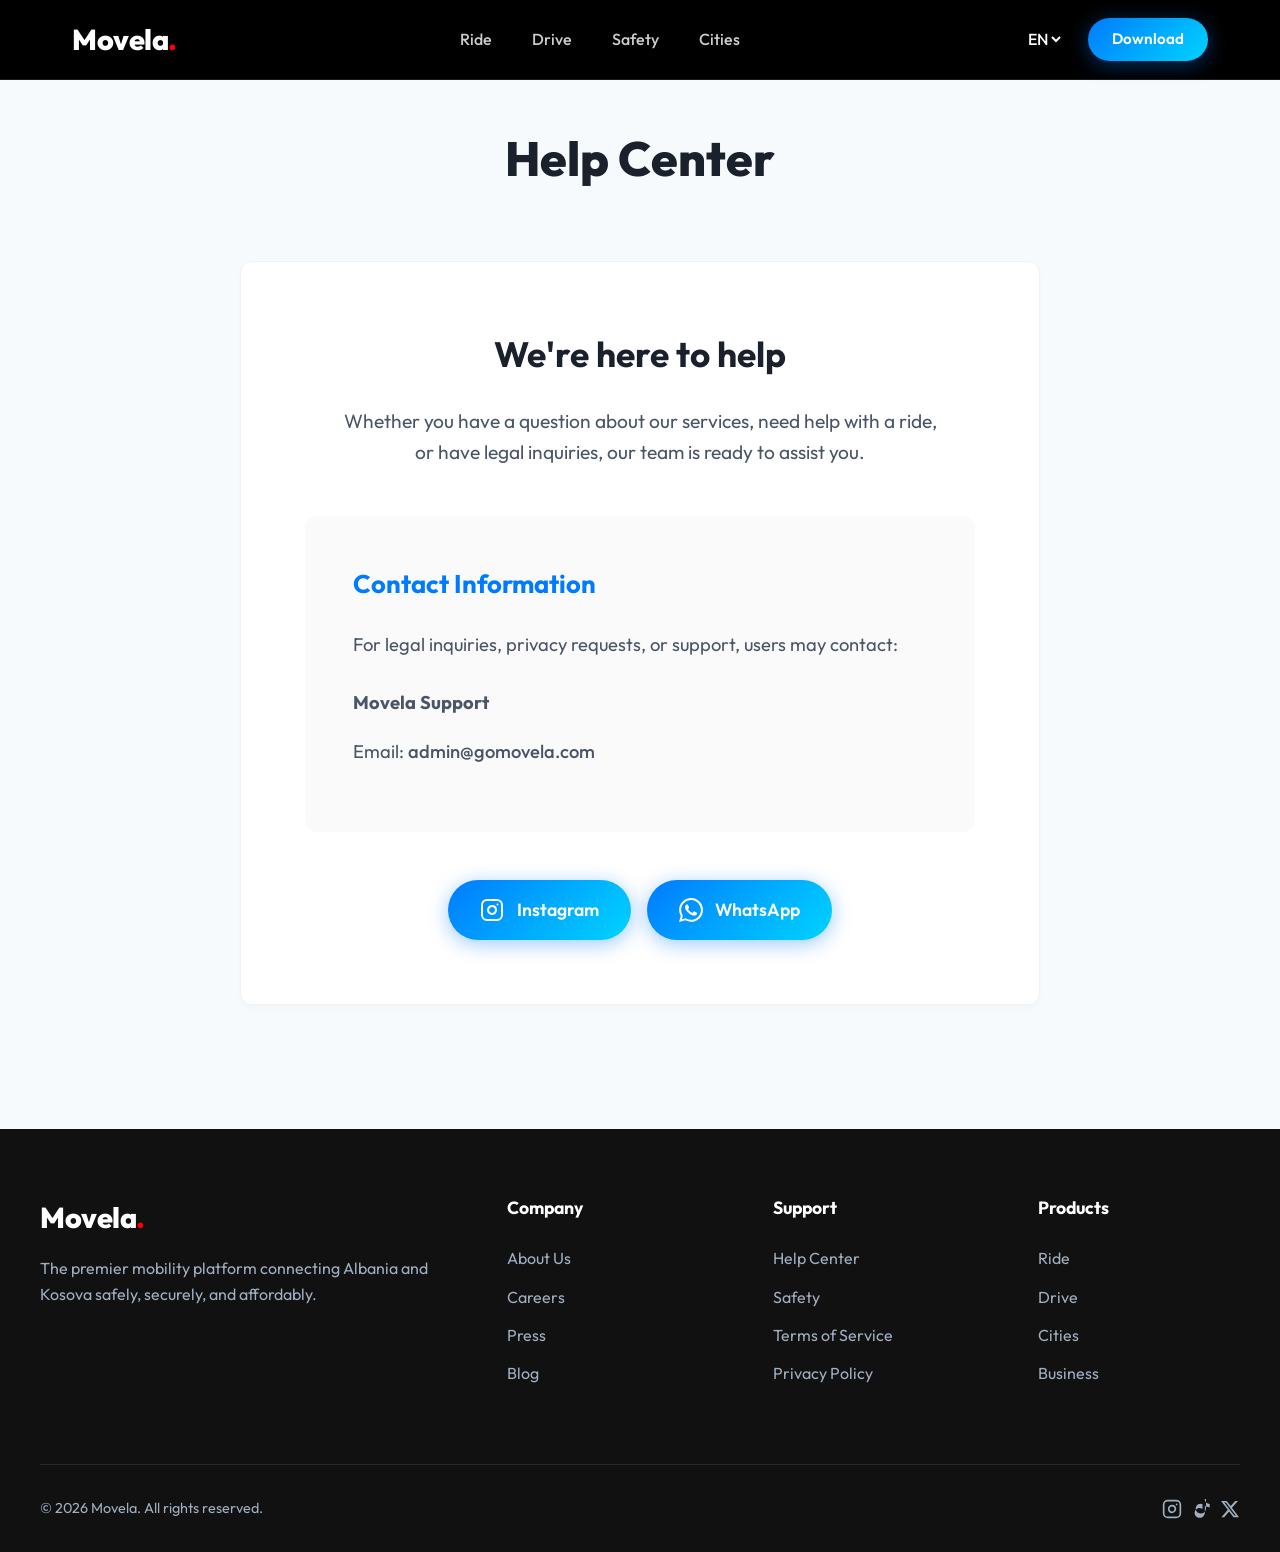
<file: help-center.html>
<!doctype html>
<html lang="en">

<head>
  <meta charset="UTF-8" />
  <meta name="viewport" content="width=device-width, initial-scale=1.0" />
  <title>Help Center - Movela</title>
  <meta name="verify-paysera" content="5a23645921726e56a0445033d6a96db5" />
  <script type="text/javascript" charset="utf-8">
    (function () {
      const script = document.createElement("script");
      const dateToday = new Date();
      const todayFullDate =
        dateToday.getDate() +
        "-" +
        (dateToday.getMonth() + 1) +
        "-" +
        dateToday.getFullYear();

      script.src =
        "https://bank.paysera.com/js/compiled/quality-sign.js?v=" +
        todayFullDate;
      script.setAttribute("data-paysera-project-id", 256715);
      script.setAttribute("data-lang", "en");
      script.async = true;

      document.head.appendChild(script);
    })();
  </script>
  <!-- Google Fonts -->
  <link rel="preconnect" href="https://fonts.googleapis.com" />
  <link rel="preconnect" href="https://fonts.gstatic.com" crossorigin />
  <link href="https://fonts.googleapis.com/css2?family=Outfit:wght@300;400;500;600;700;800&display=swap"
    rel="stylesheet" />
  <link rel="stylesheet" href="styles.css" />
  <style>
    .help-content {
      max-width: 800px;
      margin: 4rem auto;
      background: var(--bg-color);
      padding: 4rem;
      border-radius: 12px;
      border: 1px solid rgba(0, 0, 0, 0.05);
      box-shadow: 0 4px 6px rgba(0, 0, 0, 0.02);
      text-align: center;
    }

    .help-content h2 {
      font-size: 2.2rem;
      margin-bottom: 1.5rem;
      color: var(--text-primary);
    }

    .contact-info {
      background: #fafafa;
      padding: 3rem;
      border-radius: 12px;
      margin: 3rem 0;
      text-align: left;
    }

    .contact-info h3 {
      font-size: 1.6rem;
      margin-bottom: 1.5rem;
      color: var(--accent-color);
    }

    .contact-info p {
      font-size: 1.15rem;
      line-height: 1.8;
      margin-bottom: 1rem;
      color: var(--text-secondary);
    }

    .social-links-help {
      margin-top: 3rem;
      display: flex;
      justify-content: center;
    }
  </style>
</head>

<body>
  <header id="navbar">
    <div class="nav-container">
      <a href="index.html" class="logo">Movela<span class="dot">.</span></a>
      <nav class="nav-links">
        <a href="index.html#ride" data-i18n="nav_ride">Ride</a>
        <a href="index.html#drive" data-i18n="nav_drive">Drive</a>
        <a href="safety.html" data-i18n="nav_safety">Safety</a>
        <a href="index.html#cities" data-i18n="nav_cities">Cities</a>
      </nav>
      <div class="nav-actions">
        <div class="lang-selector">
          <select class="lang-select" id="langSwitcher">
            <option value="en" selected>EN</option>
            <option value="al">AL</option>
            <option value="fr">FR</option>
          </select>
        </div>
        <a href="index.html#download" class="btn btn-primary" data-i18n="nav_download">Download App</a>
      </div>
    </div>
  </header>

  <main class="policy-page">
    <div class="policy-header" style="text-align: center;">
      <h1>Help Center</h1>
    </div>

    <div class="policy-container" style="display: block;">
      <div class="help-content">
        <h2>We're here to help</h2>
        <p style="font-size: 1.2rem; color: var(--text-secondary); max-width: 600px; margin: 0 auto;">
          Whether you have a question about our services, need help with a ride, or have legal inquiries, our team is
          ready to assist you.
        </p>

        <div class="contact-info">
          <h3>Contact Information</h3>
          <p>For legal inquiries, privacy requests, or support, users may contact:</p>
          <p style="margin-top: 1.5rem;"><strong>Movela Support</strong></p>
          <p>Email: <a href="mailto:admin@gomovela.com"
              style="color: var(--primary-color); font-weight: 500;">admin@gomovela.com</a></p>
        </div>

        <div class="social-links-help" style="display: flex; justify-content: center; gap: 1rem; flex-wrap: wrap;">
          <a href="https://www.instagram.com/movela__?igsh=MXNoZ3BjbDM0dWp6Ng%3D%3D&utm_source=qr" target="_blank"
            rel="noopener noreferrer" class="btn btn-primary"
            style="display: flex; align-items: center; gap: 0.8rem; padding: 1rem 2rem; font-size: 1.1rem; text-decoration: none;">
            <svg width="24" height="24" viewBox="0 0 24 24" fill="none" stroke="currentColor" stroke-width="2"
              stroke-linecap="round" stroke-linejoin="round">
              <rect x="2" y="2" width="20" height="20" rx="5" ry="5"></rect>
              <path d="M16 11.37A4 4 0 1 1 12.63 8 4 4 0 0 1 16 11.37z"></path>
              <line x1="17.5" y1="6.5" x2="17.51" y2="6.5"></line>
            </svg>
            Instagram
          </a>
          <a href="https://wa.me/355697111999" target="_blank" rel="noopener noreferrer" class="btn btn-primary"
            style="display: flex; align-items: center; gap: 0.8rem; padding: 1rem 2rem; font-size: 1.1rem; text-decoration: none; background-color: #25D366; border-color: #25D366;">
            <svg width="24" height="24" viewBox="0 0 24 24" fill="currentColor" xmlns="http://www.w3.org/2000/svg">
              <path
                d="M17.472 14.382c-.297-.149-1.758-.867-2.03-.967-.273-.099-.471-.148-.67.15-.197.297-.767.966-.94 1.164-.173.199-.347.223-.644.075-.297-.15-1.255-.463-2.39-1.475-.888-.788-1.489-1.761-1.663-2.059-.173-.297-.018-.458.13-.606.134-.133.298-.347.446-.52.149-.174.198-.298.298-.497.099-.198.05-.371-.025-.52-.075-.149-.669-1.612-.916-2.207-.242-.579-.487-.5-.669-.51-.173-.008-.371-.01-.57-.01-.198 0-.52.074-.792.372-.272.297-1.04 1.016-1.04 2.479 0 1.462 1.065 2.875 1.213 3.074.149.198 2.096 3.2 5.077 4.487.709.306 1.262.489 1.694.625.712.227 1.36.195 1.871.118.571-.085 1.758-.719 2.006-1.413.248-.694.248-1.289.173-1.413-.074-.124-.272-.198-.57-.347m-5.421 7.403h-.004a9.87 9.87 0 01-5.031-1.378l-.361-.214-3.741.982.998-3.648-.235-.374a9.86 9.86 0 01-1.51-5.26c.001-5.45 4.436-9.884 9.888-9.884 2.64 0 5.122 1.03 6.988 2.898a9.825 9.825 0 012.893 6.994c-.003 5.45-4.437 9.884-9.885 9.884m8.413-18.297A11.815 11.815 0 0012.05 0C5.495 0 .16 5.335.157 11.892c0 2.096.547 4.142 1.588 5.945L.057 24l6.305-1.654a11.882 11.882 0 005.683 1.448h.005c6.554 0 11.89-5.335 11.893-11.893a11.821 11.821 0 00-3.48-8.413Z" />
            </svg>
            WhatsApp
          </a>
        </div>
      </div>
    </div>
  </main>

  <footer>
    <div class="footer-content">
      <div class="footer-brand">
        <a href="index.html" class="logo">Movela<span class="dot">.</span></a>
        <p>
          The premier mobility platform connecting Albania and Kosova safely,
          securely, and affordably.
        </p>
      </div>
      <div class="footer-col">
        <h4>Company</h4>
        <ul>
          <li><a href="about.html">About Us</a></li>
          <li><a href="careers.html">Careers</a></li>
          <li><a href="#">Press</a></li>
          <li><a href="#">Blog</a></li>
        </ul>
      </div>
      <div class="footer-col">
        <h4>Support</h4>
        <ul>
          <li><a href="help-center.html">Help Center</a></li>
          <li><a href="safety.html">Safety</a></li>
          <li><a href="terms-of-service.html">Terms of Service</a></li>
          <li><a href="privacy-policy.html">Privacy Policy</a></li>
        </ul>
      </div>
      <div class="footer-col">
        <h4>Products</h4>
        <ul>
          <li><a href="#">Ride</a></li>
          <li><a href="#">Drive</a></li>
          <li><a href="#">Cities</a></li>
          <li><a href="#">Business</a></li>
        </ul>
      </div>
    </div>
    <div class="footer-bottom">
      <p>&copy; 2026 Movela. All rights reserved.</p>
      <div class="socials">
        <a href="https://www.instagram.com/movela__?igsh=MXNoZ3BjbDM0dWp6Ng%3D%3D&utm_source=qr" target="_blank"
          rel="noopener noreferrer">
          <svg width="20" height="20" viewBox="0 0 24 24" fill="none" stroke="currentColor" stroke-width="2"
            stroke-linecap="round" stroke-linejoin="round" style="vertical-align: middle;">
            <rect x="2" y="2" width="20" height="20" rx="5" ry="5"></rect>
            <path d="M16 11.37A4 4 0 1 1 12.63 8 4 4 0 0 1 16 11.37z"></path>
            <line x1="17.5" y1="6.5" x2="17.51" y2="6.5"></line>
          </svg>
        </a> &nbsp;
        <a href="#" target="_blank" rel="noopener noreferrer" style="color: inherit; text-decoration: none;">
          <svg width="20" height="20" viewBox="0 0 24 24" fill="currentColor" xmlns="http://www.w3.org/2000/svg"
            style="vertical-align: middle;">
            <path
              d="M12.525.02c1.31-.02 2.61-.01 3.91-.01.08 1.53.63 3.09 1.75 4.17 1.12 1.11 2.7 1.62 4.24 1.79v4.03c-1.44-.05-2.89-.35-4.2-.97-.57-.26-1.1-.59-1.62-.93-.01 2.92.01 5.84-.02 8.75-.08 2.23-1.45 4.34-3.5 5.21-1.92.83-4.22.68-6.02-.51-1.74-1.13-2.8-3.08-2.77-5.18.04-2.22 1.5-4.27 3.59-5.07 1.88-.73 4.11-.47 5.75.8.06-.06.12-.13.18-.19-.01-1.84-.01-3.68 0-5.52-.77-.42-1.63-.64-2.52-.64-1.73-.01-3.41.83-4.47 2.22-1.01 1.29-1.4 3.01-1.07 4.61.32 1.62 1.34 3.05 2.77 3.91 1.45.89 3.25 1.14 4.88.69 1.56-.41 2.93-1.46 3.73-2.87.5-.88.8-1.91.85-2.93.06-3.87.03-7.74.03-11.61Z" />
          </svg>
        </a> &nbsp;
        <a href="#" target="_blank" rel="noopener noreferrer" style="color: inherit; text-decoration: none;">
          <svg width="20" height="20" viewBox="0 0 24 24" fill="currentColor" xmlns="http://www.w3.org/2000/svg"
            style="vertical-align: middle;">
            <path
              d="M18.244 2.25h3.308l-7.227 8.26 8.502 11.24H16.17l-5.214-6.817L4.99 21.75H1.68l7.73-8.835L1.254 2.25H8.08l4.713 6.231zm-1.161 17.52h1.833L7.084 4.126H5.117z" />
          </svg>
        </a>
      </div>
    </div>
  </footer>

  <script src="script.js"></script>
</body>

</html>
</file>
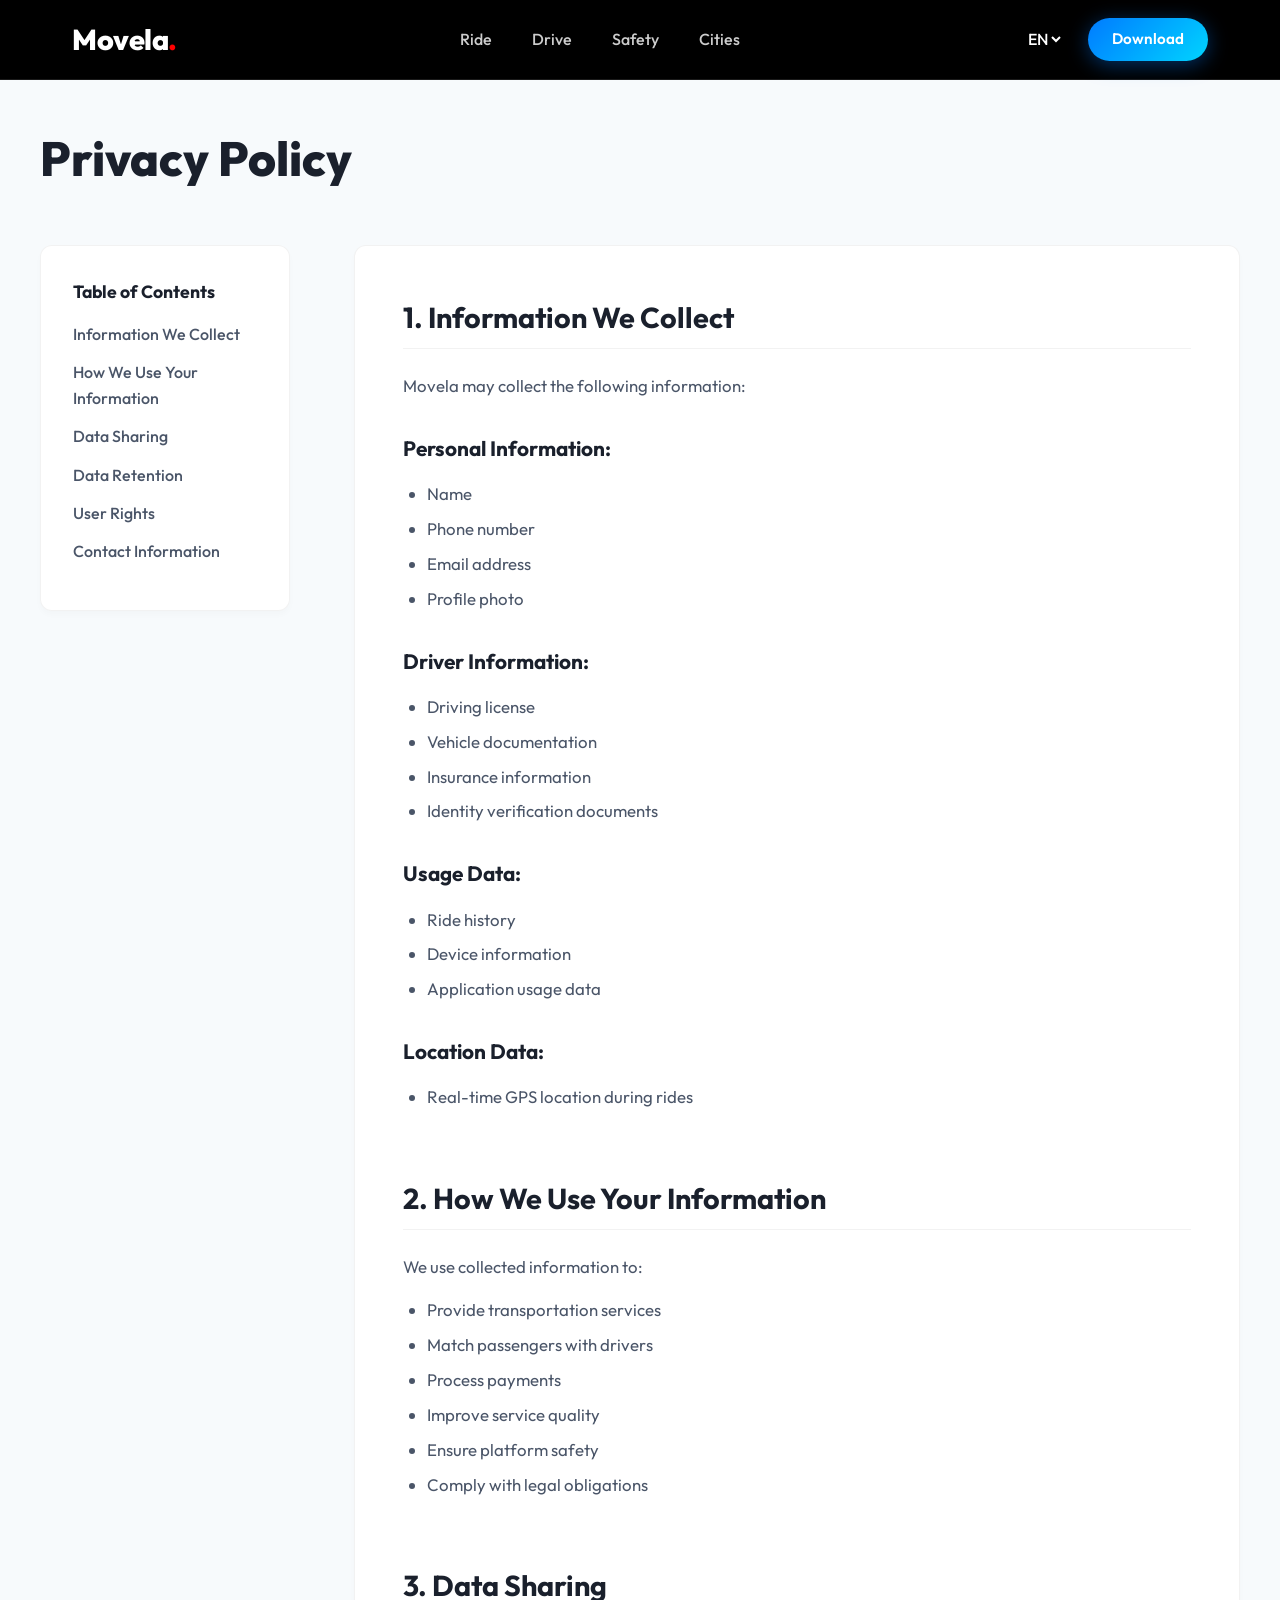
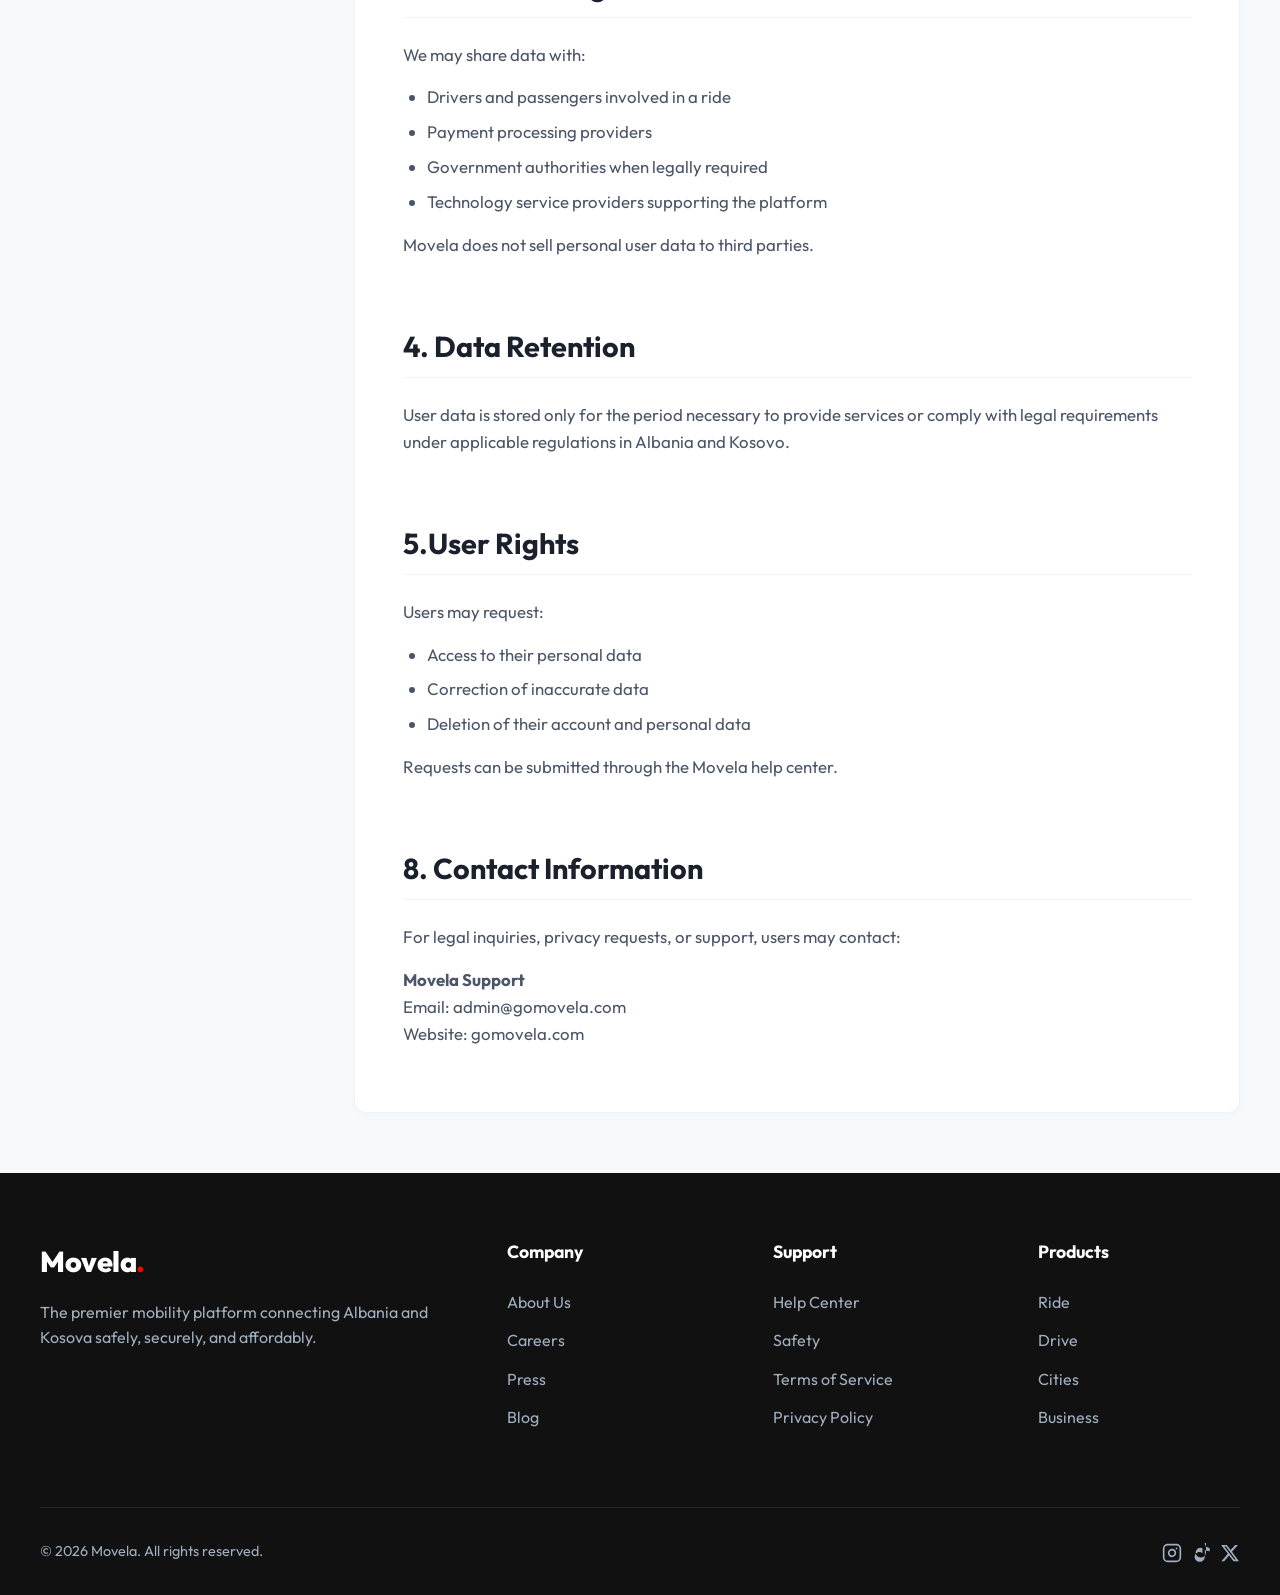
<file: privacy-policy.html>
<!doctype html>
<html lang="en">

<head>
  <meta charset="UTF-8" />
  <meta name="viewport" content="width=device-width, initial-scale=1.0" />
  <title>Privacy Policy - Movela</title>
  <meta name="verify-paysera" content="5a23645921726e56a0445033d6a96db5" />
  <script type="text/javascript" charset="utf-8">
    (function () {
      const script = document.createElement("script");
      const dateToday = new Date();
      const todayFullDate =
        dateToday.getDate() +
        "-" +
        (dateToday.getMonth() + 1) +
        "-" +
        dateToday.getFullYear();

      script.src =
        "https://bank.paysera.com/js/compiled/quality-sign.js?v=" +
        todayFullDate;
      script.setAttribute("data-paysera-project-id", 256715);
      script.setAttribute("data-lang", "en");
      script.async = true;

      document.head.appendChild(script);
    })();
  </script>
  <!-- Google Fonts -->
  <link rel="preconnect" href="https://fonts.googleapis.com" />
  <link rel="preconnect" href="https://fonts.gstatic.com" crossorigin />
  <link href="https://fonts.googleapis.com/css2?family=Outfit:wght@300;400;500;600;700;800&display=swap"
    rel="stylesheet" />
  <link rel="stylesheet" href="styles.css" />
</head>

<body>
  <header id="navbar">
    <div class="nav-container">
      <a href="index.html" class="logo">Movela<span class="dot">.</span></a>
      <nav class="nav-links">
        <a href="index.html#ride" data-i18n="nav_ride">Ride</a>
        <a href="index.html#drive" data-i18n="nav_drive">Drive</a>
        <a href="index.html#safety" data-i18n="nav_safety">Safety</a>
        <a href="index.html#cities" data-i18n="nav_cities">Cities</a>
      </nav>
      <div class="nav-actions">
        <div class="lang-selector">
          <select class="lang-select" id="langSwitcher">
            <option value="en" selected>EN</option>
            <option value="al">AL</option>
            <option value="fr">FR</option>
          </select>
        </div>
        <a href="index.html#download" class="btn btn-primary" data-i18n="nav_download">Download App</a>
      </div>
    </div>
  </header>

  <main class="policy-page">
    <div class="policy-header">
      <h1>Privacy Policy</h1>
    </div>

    <div class="policy-container">
      <!-- Sidebar Navigation -->
      <aside class="policy-sidebar">
        <h3>Table of Contents</h3>
        <ul>
          <li><a href="#information-we-collect">Information We Collect</a></li>
          <li><a href="#how-we-use">How We Use Your Information</a></li>
          <li><a href="#data-sharing">Data Sharing</a></li>
          <li><a href="#data-retention">Data Retention</a></li>
          <li><a href="#user-rights">User Rights</a></li>
          <li><a href="#contact">Contact Information</a></li>
        </ul>
      </aside>

      <!-- Main Content -->
      <div class="policy-content">
        <section>
          <h2 id="information-we-collect">1. Information We Collect</h2>
          <p>Movela may collect the following information:</p>

          <h3>Personal Information:</h3>
          <ul>
            <li>Name</li>
            <li>Phone number</li>
            <li>Email address</li>
            <li>Profile photo</li>
          </ul>

          <h3>Driver Information:</h3>
          <ul>
            <li>Driving license</li>
            <li>Vehicle documentation</li>
            <li>Insurance information</li>
            <li>Identity verification documents</li>
          </ul>

          <h3>Usage Data:</h3>
          <ul>
            <li>Ride history</li>
            <li>Device information</li>
            <li>Application usage data</li>
          </ul>

          <h3>Location Data:</h3>
          <ul>
            <li>Real-time GPS location during rides</li>
          </ul>
        </section>

        <section>
          <h2 id="how-we-use">2. How We Use Your Information</h2>
          <p>We use collected information to:</p>
          <ul>
            <li>Provide transportation services</li>
            <li>Match passengers with drivers</li>
            <li>Process payments</li>
            <li>Improve service quality</li>
            <li>Ensure platform safety</li>
            <li>Comply with legal obligations</li>
          </ul>
        </section>

        <section>
          <h2 id="data-sharing">3. Data Sharing</h2>
          <p>We may share data with:</p>
          <ul>
            <li>Drivers and passengers involved in a ride</li>
            <li>Payment processing providers</li>
            <li>Government authorities when legally required</li>
            <li>Technology service providers supporting the platform</li>
          </ul>
          <p>Movela does not sell personal user data to third parties.</p>
        </section>

        <section>
          <h2 id="data-retention">4. Data Retention</h2>
          <p>User data is stored only for the period necessary to provide services or comply with legal requirements
            under applicable regulations in Albania and Kosovo.</p>
        </section>

        <section>
          <h2 id="user-rights">5.User Rights</h2>
          <p>Users may request:</p>
          <ul>
            <li>Access to their personal data</li>
            <li>Correction of inaccurate data</li>
            <li>Deletion of their account and personal data</li>
          </ul>
          <p>Requests can be submitted through the Movela help center.</p>
        </section>

        <section>
          <h2 id="contact">8. Contact Information</h2>
          <p>For legal inquiries, privacy requests, or support, users may contact:</p>
          <p><strong>Movela Support</strong><br>
          Email: <a href="mailto:admin@gomovela.com">admin@gomovela.com</a><br>
          Website: <a href="https://gomovela.com">gomovela.com</a></p>
        </section>
      </div>
    </div>
  </main>

  <footer>
    <div class="footer-content">
      <div class="footer-brand">
        <a href="index.html" class="logo">Movela<span class="dot">.</span></a>
        <p>
          The premier mobility platform connecting Albania and Kosova safely,
          securely, and affordably.
        </p>
      </div>
      <div class="footer-col">
        <h4>Company</h4>
        <ul>
          <li><a href="about.html">About Us</a></li>
          <li><a href="careers.html">Careers</a></li>
          <li><a href="#">Press</a></li>
          <li><a href="#">Blog</a></li>
        </ul>
      </div>
      <div class="footer-col">
        <h4>Support</h4>
        <ul>
          <li><a href="help-center.html">Help Center</a></li>
          <li><a href="safety.html">Safety</a></li>
          <li><a href="terms-of-service.html">Terms of Service</a></li>
          <li><a href="privacy-policy.html">Privacy Policy</a></li>
        </ul>
      </div>
      <div class="footer-col">
        <h4>Products</h4>
        <ul>
          <li><a href="#">Ride</a></li>
          <li><a href="#">Drive</a></li>
          <li><a href="#">Cities</a></li>
          <li><a href="#">Business</a></li>
        </ul>
      </div>
    </div>
    <div class="footer-bottom">
      <p>&copy; 2026 Movela. All rights reserved.</p>
      <div class="socials">
        <a href="https://www.instagram.com/movela__?igsh=MXNoZ3BjbDM0dWp6Ng%3D%3D&utm_source=qr" target="_blank" rel="noopener noreferrer">
          <svg width="20" height="20" viewBox="0 0 24 24" fill="none" stroke="currentColor" stroke-width="2" stroke-linecap="round" stroke-linejoin="round" style="vertical-align: middle;">
            <rect x="2" y="2" width="20" height="20" rx="5" ry="5"></rect>
            <path d="M16 11.37A4 4 0 1 1 12.63 8 4 4 0 0 1 16 11.37z"></path>
            <line x1="17.5" y1="6.5" x2="17.51" y2="6.5"></line>
          </svg>
        </a> &nbsp;
        <a href="#" target="_blank" rel="noopener noreferrer" style="color: inherit; text-decoration: none;">
          <svg width="20" height="20" viewBox="0 0 24 24" fill="currentColor" xmlns="http://www.w3.org/2000/svg" style="vertical-align: middle;">
            <path d="M12.525.02c1.31-.02 2.61-.01 3.91-.01.08 1.53.63 3.09 1.75 4.17 1.12 1.11 2.7 1.62 4.24 1.79v4.03c-1.44-.05-2.89-.35-4.2-.97-.57-.26-1.1-.59-1.62-.93-.01 2.92.01 5.84-.02 8.75-.08 2.23-1.45 4.34-3.5 5.21-1.92.83-4.22.68-6.02-.51-1.74-1.13-2.8-3.08-2.77-5.18.04-2.22 1.5-4.27 3.59-5.07 1.88-.73 4.11-.47 5.75.8.06-.06.12-.13.18-.19-.01-1.84-.01-3.68 0-5.52-.77-.42-1.63-.64-2.52-.64-1.73-.01-3.41.83-4.47 2.22-1.01 1.29-1.4 3.01-1.07 4.61.32 1.62 1.34 3.05 2.77 3.91 1.45.89 3.25 1.14 4.88.69 1.56-.41 2.93-1.46 3.73-2.87.5-.88.8-1.91.85-2.93.06-3.87.03-7.74.03-11.61Z"/>
          </svg>
        </a> &nbsp;
        <a href="#" target="_blank" rel="noopener noreferrer" style="color: inherit; text-decoration: none;">
          <svg width="20" height="20" viewBox="0 0 24 24" fill="currentColor" xmlns="http://www.w3.org/2000/svg" style="vertical-align: middle;">
            <path d="M18.244 2.25h3.308l-7.227 8.26 8.502 11.24H16.17l-5.214-6.817L4.99 21.75H1.68l7.73-8.835L1.254 2.25H8.08l4.713 6.231zm-1.161 17.52h1.833L7.084 4.126H5.117z"/>
          </svg>
        </a>
      </div>
    </div>
  </footer>

  <script src="script.js"></script>
  <script>
    // Simple script to handle active state in sidebar
    document.addEventListener('DOMContentLoaded', () => {
      const sections = document.querySelectorAll('.policy-content h2');
      const navLinks = document.querySelectorAll('.policy-sidebar a');

      window.addEventListener('scroll', () => {
        let current = '';
        sections.forEach(section => {
          const sectionTop = section.offsetTop;
          if (pageYOffset >= sectionTop - 150) {
            current = section.getAttribute('id');
          }
        });

        navLinks.forEach(link => {
          link.classList.remove('active');
          if (link.getAttribute('href').substring(1) === current) {
            link.classList.add('active');
          }
        });
      });
    });
  </script>
</body>

</html>
</file>
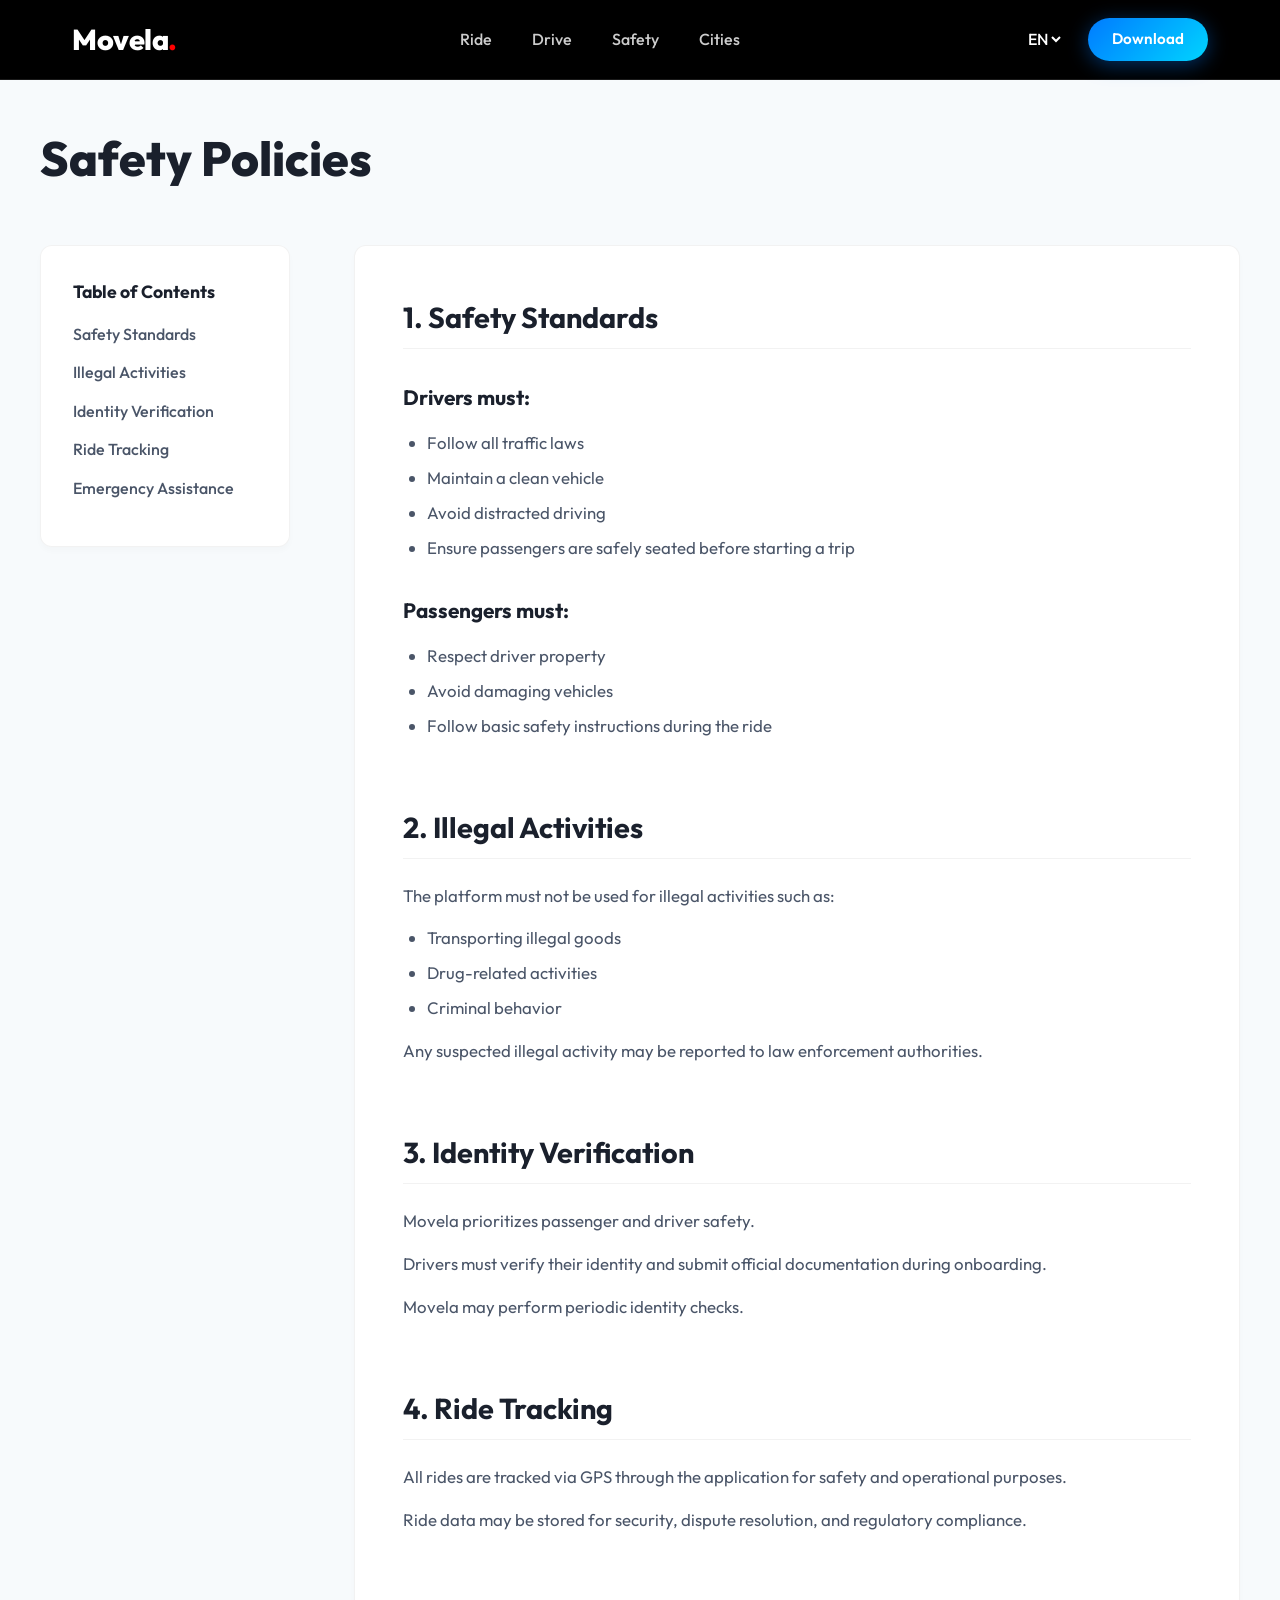
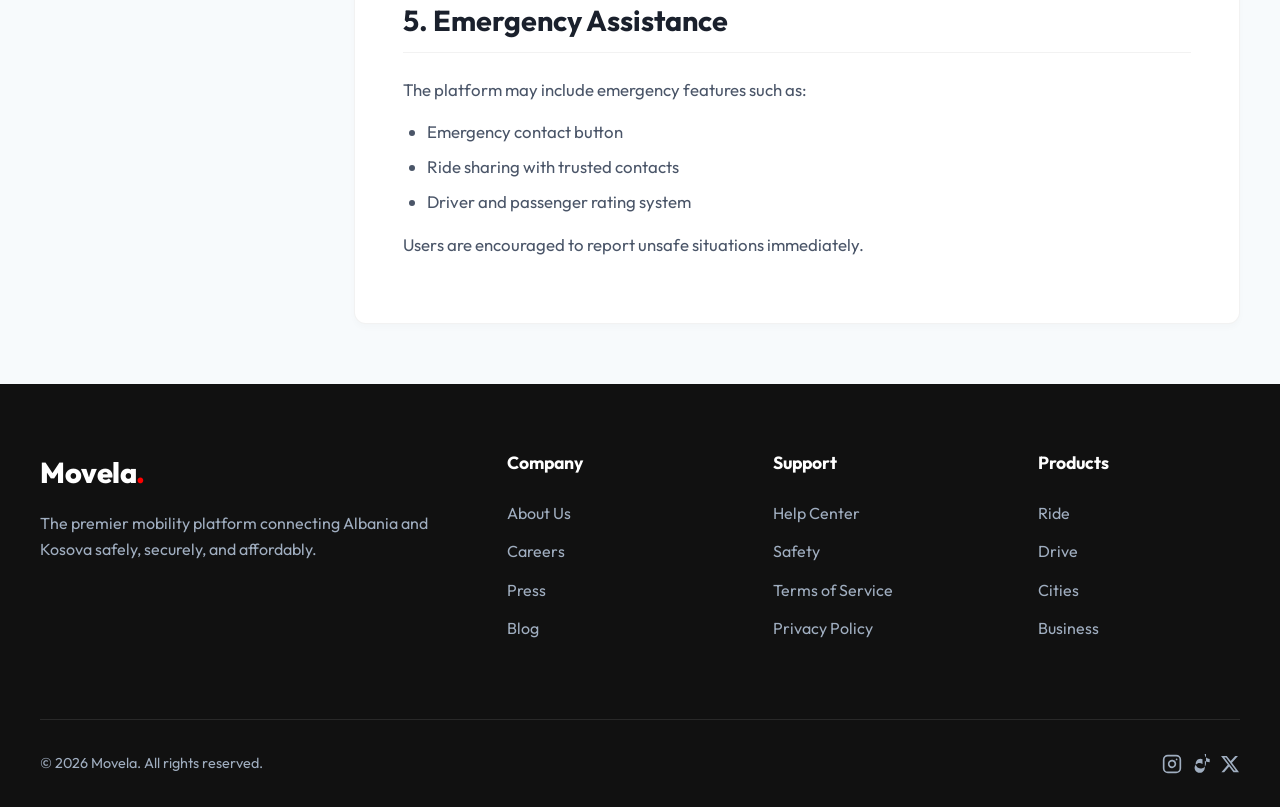
<file: safety.html>
<!doctype html>
<html lang="en">

<head>
  <meta charset="UTF-8" />
  <meta name="viewport" content="width=device-width, initial-scale=1.0" />
  <title>Safety - Movela</title>
  <meta name="verify-paysera" content="5a23645921726e56a0445033d6a96db5" />
  <script type="text/javascript" charset="utf-8">
    (function () {
      const script = document.createElement("script");
      const dateToday = new Date();
      const todayFullDate =
        dateToday.getDate() +
        "-" +
        (dateToday.getMonth() + 1) +
        "-" +
        dateToday.getFullYear();

      script.src =
        "https://bank.paysera.com/js/compiled/quality-sign.js?v=" +
        todayFullDate;
      script.setAttribute("data-paysera-project-id", 256715);
      script.setAttribute("data-lang", "en");
      script.async = true;

      document.head.appendChild(script);
    })();
  </script>
  <!-- Google Fonts -->
  <link rel="preconnect" href="https://fonts.googleapis.com" />
  <link rel="preconnect" href="https://fonts.gstatic.com" crossorigin />
  <link href="https://fonts.googleapis.com/css2?family=Outfit:wght@300;400;500;600;700;800&display=swap"
    rel="stylesheet" />
  <link rel="stylesheet" href="styles.css" />
</head>

<body>
  <header id="navbar">
    <div class="nav-container">
      <a href="index.html" class="logo">Movela<span class="dot">.</span></a>
      <nav class="nav-links">
        <a href="index.html#ride" data-i18n="nav_ride">Ride</a>
        <a href="index.html#drive" data-i18n="nav_drive">Drive</a>
        <a href="safety.html" data-i18n="nav_safety">Safety</a>
        <a href="index.html#cities" data-i18n="nav_cities">Cities</a>
      </nav>
      <div class="nav-actions">
        <div class="lang-selector">
          <select class="lang-select" id="langSwitcher">
            <option value="en" selected>EN</option>
            <option value="al">AL</option>
            <option value="fr">FR</option>
          </select>
        </div>
        <a href="index.html#download" class="btn btn-primary" data-i18n="nav_download">Download App</a>
      </div>
    </div>
  </header>

  <main class="policy-page">
    <div class="policy-header">
      <h1>Safety Policies</h1>
    </div>

    <div class="policy-container">
      <!-- Sidebar Navigation -->
      <aside class="policy-sidebar">
        <h3>Table of Contents</h3>
        <ul>
          <li><a href="#standards">Safety Standards</a></li>
          <li><a href="#illegal-activities">Illegal Activities</a></li>
          <li><a href="#identity-verification">Identity Verification</a></li>
          <li><a href="#ride-tracking">Ride Tracking</a></li>
          <li><a href="#emergency-assistance">Emergency Assistance</a></li>
        </ul>
      </aside>

      <!-- Main Content -->
      <div class="policy-content">
        <section>
          <h2 id="standards">1. Safety Standards</h2>
          <h3>Drivers must:</h3>
          <ul>
            <li>Follow all traffic laws</li>
            <li>Maintain a clean vehicle</li>
            <li>Avoid distracted driving</li>
            <li>Ensure passengers are safely seated before starting a trip</li>
          </ul>
          <h3>Passengers must:</h3>
          <ul>
            <li>Respect driver property</li>
            <li>Avoid damaging vehicles</li>
            <li>Follow basic safety instructions during the ride</li>
          </ul>
        </section>

        <section>
          <h2 id="illegal-activities">2. Illegal Activities</h2>
          <p>The platform must not be used for illegal activities such as:</p>
          <ul>
            <li>Transporting illegal goods</li>
            <li>Drug-related activities</li>
            <li>Criminal behavior</li>
          </ul>
          <p>Any suspected illegal activity may be reported to law enforcement authorities.</p>
        </section>

        <section>
          <h2 id="identity-verification">3. Identity Verification</h2>
          <p>Movela prioritizes passenger and driver safety.</p>
          <p>Drivers must verify their identity and submit official documentation during onboarding.</p>
          <p>Movela may perform periodic identity checks.</p>
        </section>

        <section>
          <h2 id="ride-tracking">4. Ride Tracking</h2>
          <p>All rides are tracked via GPS through the application for safety and operational purposes.</p>
          <p>Ride data may be stored for security, dispute resolution, and regulatory compliance.</p>
        </section>

        <section>
          <h2 id="emergency-assistance">5. Emergency Assistance</h2>
          <p>The platform may include emergency features such as:</p>
          <ul>
            <li>Emergency contact button</li>
            <li>Ride sharing with trusted contacts</li>
            <li>Driver and passenger rating system</li>
          </ul>
          <p>Users are encouraged to report unsafe situations immediately.</p>
        </section>
      </div>
    </div>
  </main>

  <footer>
    <div class="footer-content">
      <div class="footer-brand">
        <a href="index.html" class="logo">Movela<span class="dot">.</span></a>
        <p>
          The premier mobility platform connecting Albania and Kosova safely,
          securely, and affordably.
        </p>
      </div>
      <div class="footer-col">
        <h4>Company</h4>
        <ul>
          <li><a href="about.html">About Us</a></li>
          <li><a href="careers.html">Careers</a></li>
          <li><a href="#">Press</a></li>
          <li><a href="#">Blog</a></li>
        </ul>
      </div>
      <div class="footer-col">
        <h4>Support</h4>
        <ul>
          <li><a href="help-center.html">Help Center</a></li>
          <li><a href="safety.html">Safety</a></li>
          <li><a href="terms-of-service.html">Terms of Service</a></li>
          <li><a href="privacy-policy.html">Privacy Policy</a></li>
        </ul>
      </div>
      <div class="footer-col">
        <h4>Products</h4>
        <ul>
          <li><a href="#">Ride</a></li>
          <li><a href="#">Drive</a></li>
          <li><a href="#">Cities</a></li>
          <li><a href="#">Business</a></li>
        </ul>
      </div>
    </div>
    <div class="footer-bottom">
      <p>&copy; 2026 Movela. All rights reserved.</p>
      <div class="socials">
        <a href="https://www.instagram.com/movela__?igsh=MXNoZ3BjbDM0dWp6Ng%3D%3D&utm_source=qr" target="_blank" rel="noopener noreferrer">
          <svg width="20" height="20" viewBox="0 0 24 24" fill="none" stroke="currentColor" stroke-width="2" stroke-linecap="round" stroke-linejoin="round" style="vertical-align: middle;">
            <rect x="2" y="2" width="20" height="20" rx="5" ry="5"></rect>
            <path d="M16 11.37A4 4 0 1 1 12.63 8 4 4 0 0 1 16 11.37z"></path>
            <line x1="17.5" y1="6.5" x2="17.51" y2="6.5"></line>
          </svg>
        </a> &nbsp;
        <a href="#" target="_blank" rel="noopener noreferrer" style="color: inherit; text-decoration: none;">
          <svg width="20" height="20" viewBox="0 0 24 24" fill="currentColor" xmlns="http://www.w3.org/2000/svg" style="vertical-align: middle;">
            <path d="M12.525.02c1.31-.02 2.61-.01 3.91-.01.08 1.53.63 3.09 1.75 4.17 1.12 1.11 2.7 1.62 4.24 1.79v4.03c-1.44-.05-2.89-.35-4.2-.97-.57-.26-1.1-.59-1.62-.93-.01 2.92.01 5.84-.02 8.75-.08 2.23-1.45 4.34-3.5 5.21-1.92.83-4.22.68-6.02-.51-1.74-1.13-2.8-3.08-2.77-5.18.04-2.22 1.5-4.27 3.59-5.07 1.88-.73 4.11-.47 5.75.8.06-.06.12-.13.18-.19-.01-1.84-.01-3.68 0-5.52-.77-.42-1.63-.64-2.52-.64-1.73-.01-3.41.83-4.47 2.22-1.01 1.29-1.4 3.01-1.07 4.61.32 1.62 1.34 3.05 2.77 3.91 1.45.89 3.25 1.14 4.88.69 1.56-.41 2.93-1.46 3.73-2.87.5-.88.8-1.91.85-2.93.06-3.87.03-7.74.03-11.61Z"/>
          </svg>
        </a> &nbsp;
        <a href="#" target="_blank" rel="noopener noreferrer" style="color: inherit; text-decoration: none;">
          <svg width="20" height="20" viewBox="0 0 24 24" fill="currentColor" xmlns="http://www.w3.org/2000/svg" style="vertical-align: middle;">
            <path d="M18.244 2.25h3.308l-7.227 8.26 8.502 11.24H16.17l-5.214-6.817L4.99 21.75H1.68l7.73-8.835L1.254 2.25H8.08l4.713 6.231zm-1.161 17.52h1.833L7.084 4.126H5.117z"/>
          </svg>
        </a>
      </div>
    </div>
  </footer>

  <script src="script.js"></script>
  <script>
    // Simple script to handle active state in sidebar
    document.addEventListener('DOMContentLoaded', () => {
      const sections = document.querySelectorAll('.policy-content h2');
      const navLinks = document.querySelectorAll('.policy-sidebar a');

      window.addEventListener('scroll', () => {
        let current = '';
        sections.forEach(section => {
          const sectionTop = section.offsetTop;
          if (pageYOffset >= sectionTop - 150) {
            current = section.getAttribute('id');
          }
        });

        navLinks.forEach(link => {
          link.classList.remove('active');
          if (link.getAttribute('href').substring(1) === current) {
            link.classList.add('active');
          }
        });
      });
    });
  </script>
</body>

</html>
</file>
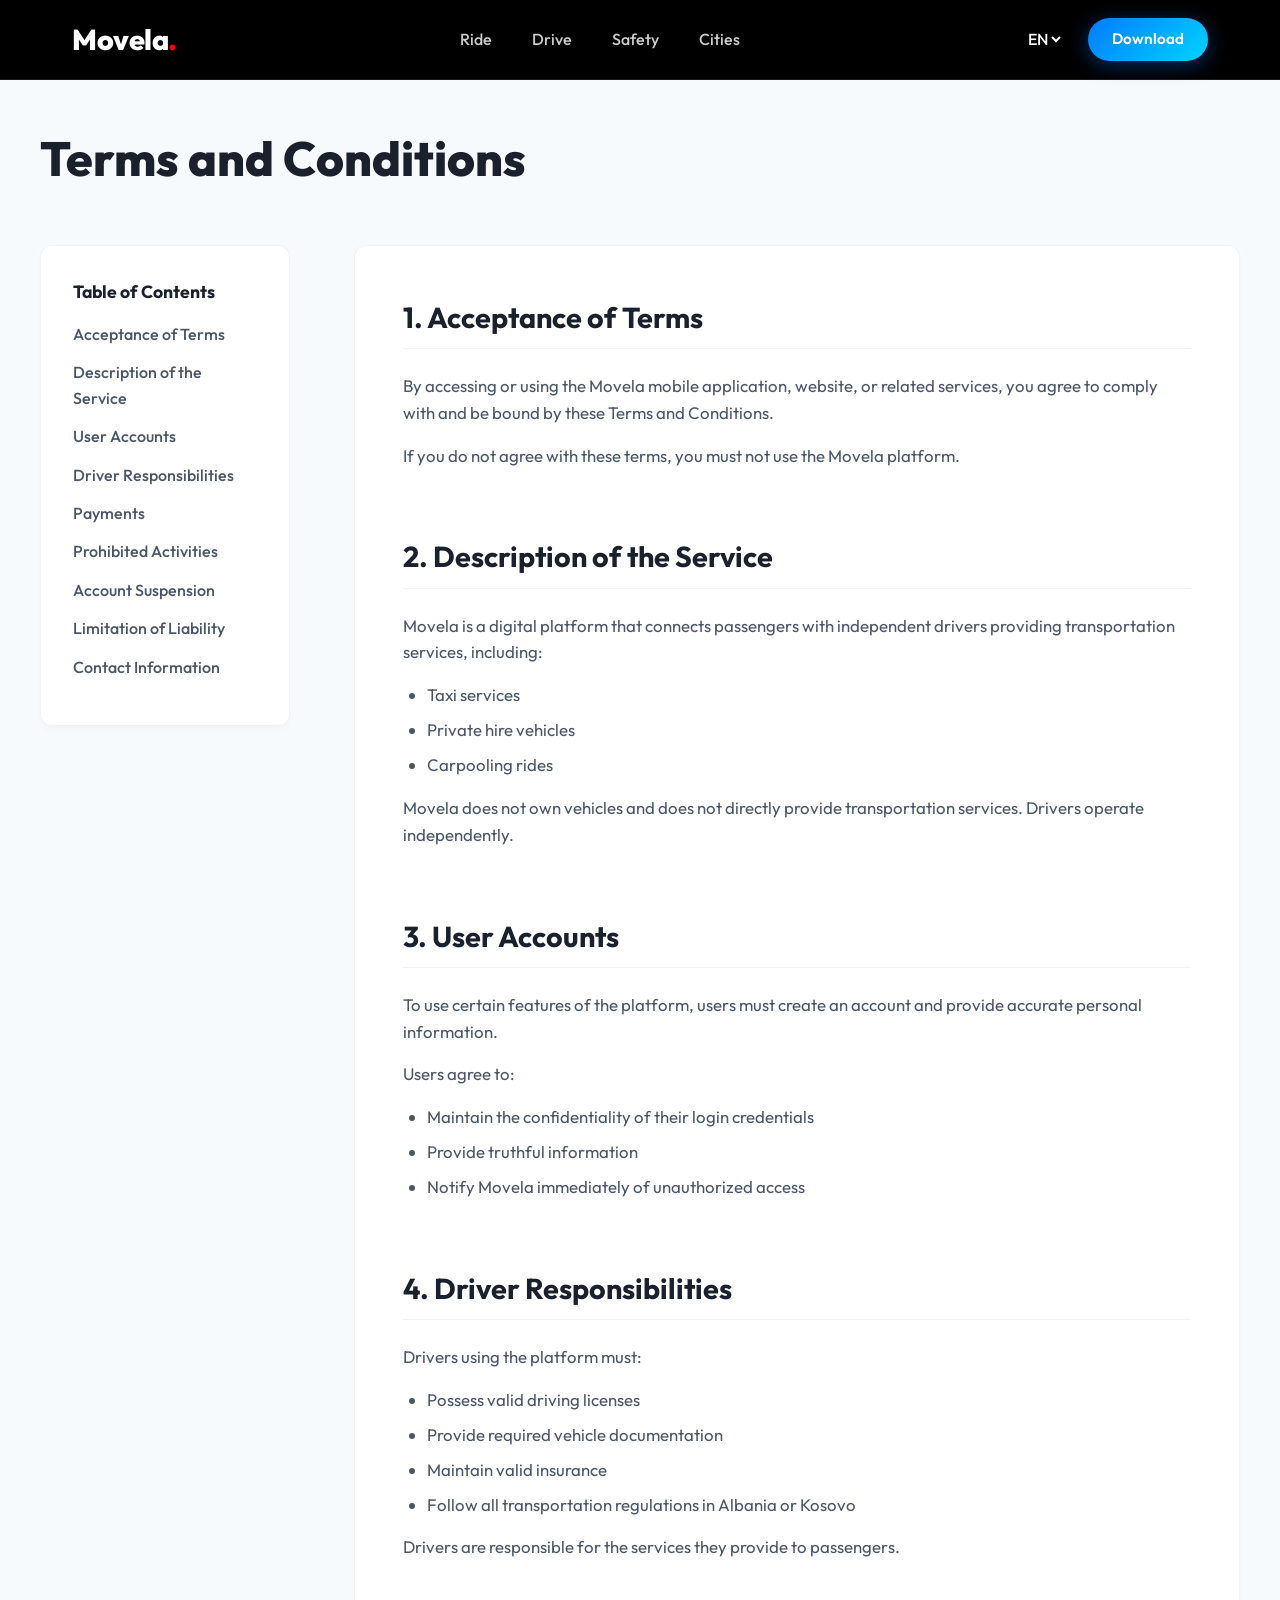
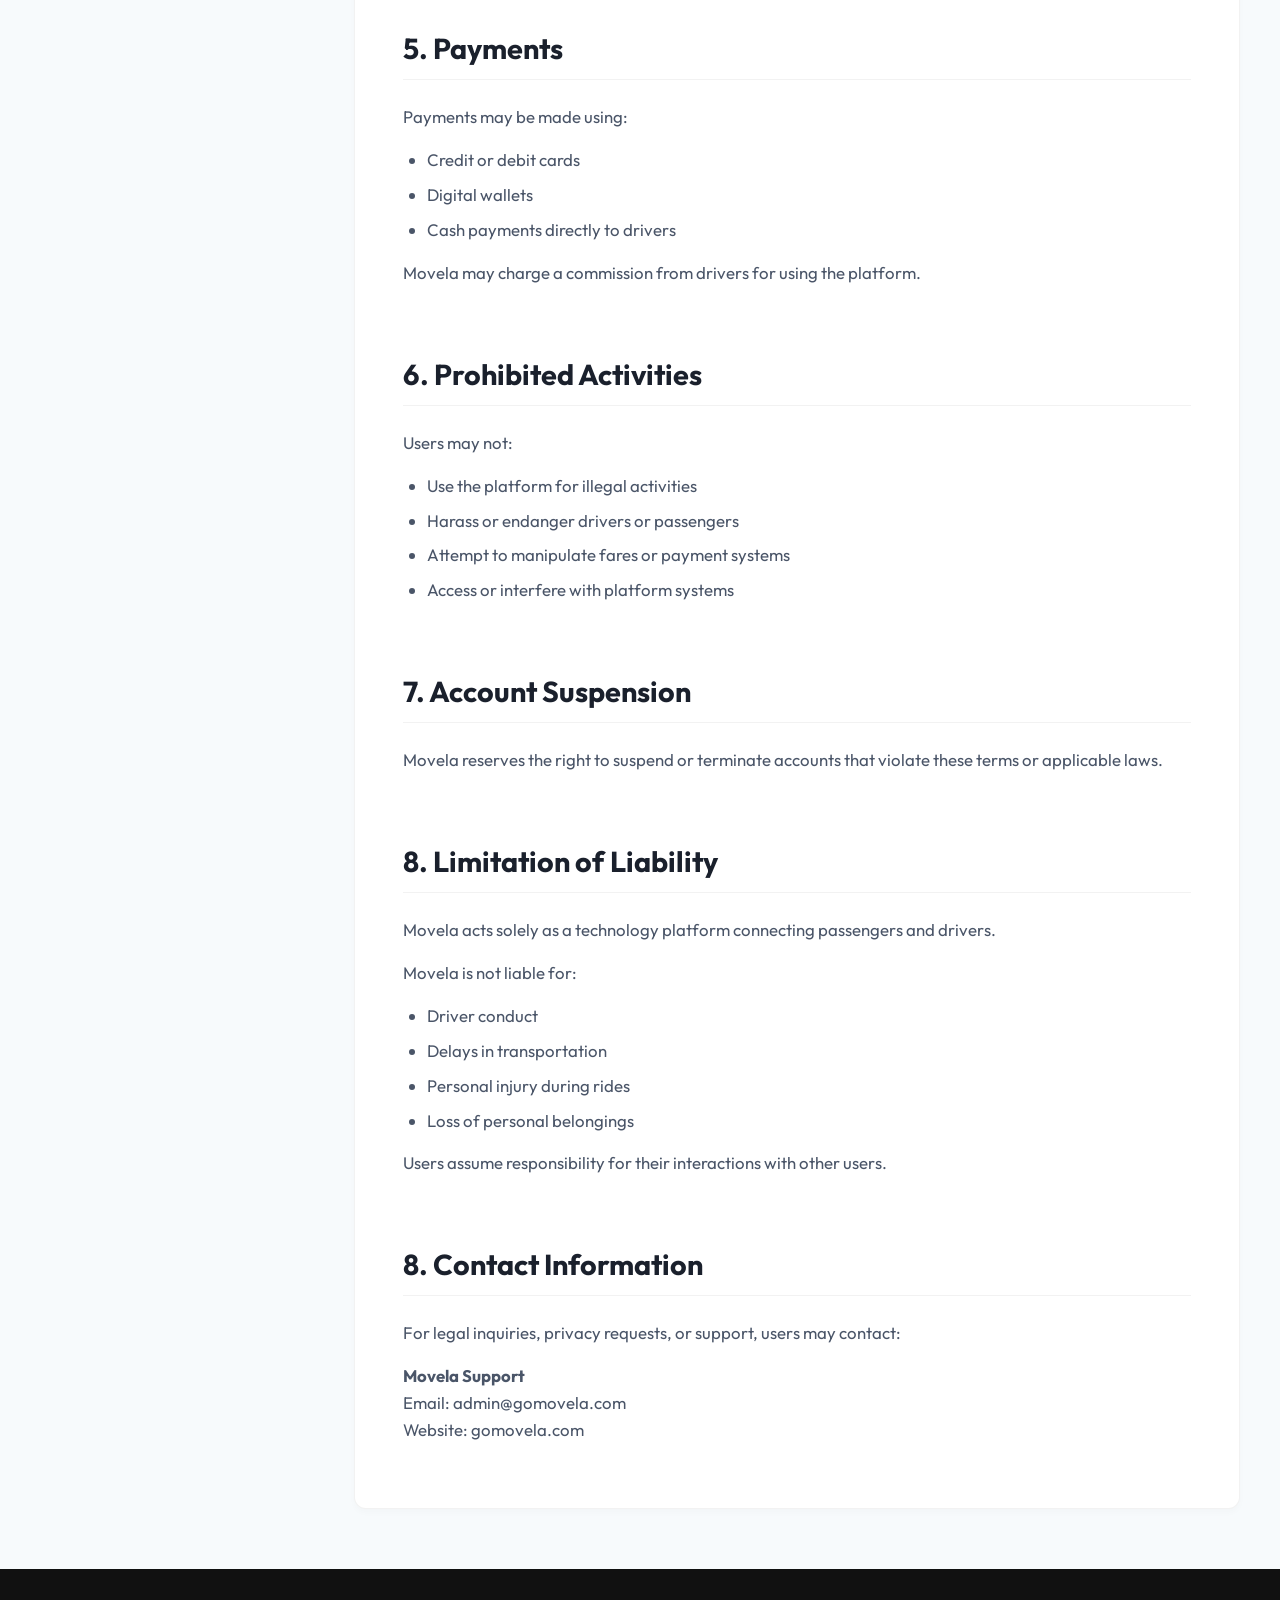
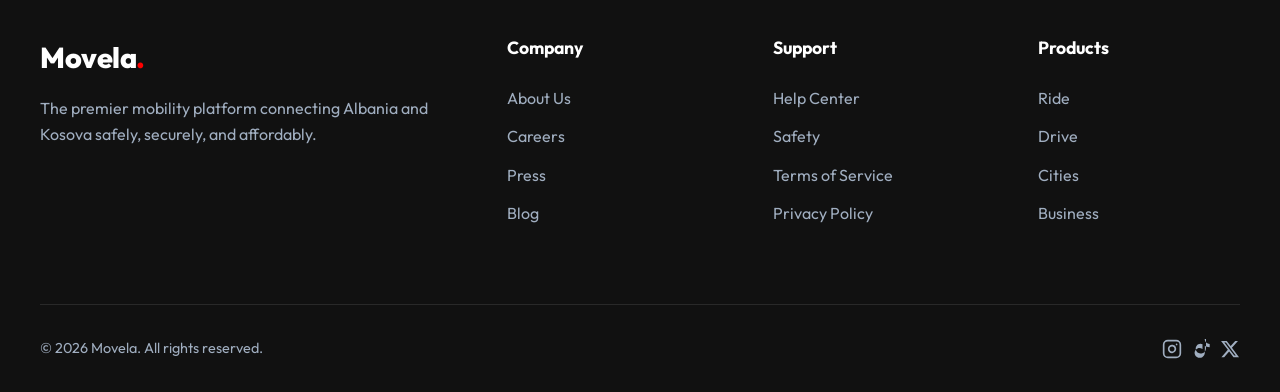
<file: terms-of-service.html>
<!doctype html>
<html lang="en">

<head>
  <meta charset="UTF-8" />
  <meta name="viewport" content="width=device-width, initial-scale=1.0" />
  <title>Terms of Service - Movela</title>
  <meta name="verify-paysera" content="5a23645921726e56a0445033d6a96db5" />
  <script type="text/javascript" charset="utf-8">
    (function () {
      const script = document.createElement("script");
      const dateToday = new Date();
      const todayFullDate =
        dateToday.getDate() +
        "-" +
        (dateToday.getMonth() + 1) +
        "-" +
        dateToday.getFullYear();

      script.src =
        "https://bank.paysera.com/js/compiled/quality-sign.js?v=" +
        todayFullDate;
      script.setAttribute("data-paysera-project-id", 256715);
      script.setAttribute("data-lang", "en");
      script.async = true;

      document.head.appendChild(script);
    })();
  </script>
  <!-- Google Fonts -->
  <link rel="preconnect" href="https://fonts.googleapis.com" />
  <link rel="preconnect" href="https://fonts.gstatic.com" crossorigin />
  <link href="https://fonts.googleapis.com/css2?family=Outfit:wght@300;400;500;600;700;800&display=swap"
    rel="stylesheet" />
  <link rel="stylesheet" href="styles.css" />
</head>

<body>
  <header id="navbar">
    <div class="nav-container">
      <a href="index.html" class="logo">Movela<span class="dot">.</span></a>
      <nav class="nav-links">
        <a href="index.html#ride" data-i18n="nav_ride">Ride</a>
        <a href="index.html#drive" data-i18n="nav_drive">Drive</a>
        <a href="index.html#safety" data-i18n="nav_safety">Safety</a>
        <a href="index.html#cities" data-i18n="nav_cities">Cities</a>
      </nav>
      <div class="nav-actions">
        <div class="lang-selector">
          <select class="lang-select" id="langSwitcher">
            <option value="en" selected>EN</option>
            <option value="al">AL</option>
            <option value="fr">FR</option>
          </select>
        </div>
        <a href="index.html#download" class="btn btn-primary" data-i18n="nav_download">Download App</a>
      </div>
    </div>
  </header>

  <main class="policy-page">
    <div class="policy-header">
      <h1>Terms and Conditions</h1>
    </div>

    <div class="policy-container">
      <!-- Sidebar Navigation -->
      <aside class="policy-sidebar">
        <h3>Table of Contents</h3>
        <ul>
          <li><a href="#acceptance">Acceptance of Terms</a></li>
          <li><a href="#description">Description of the Service</a></li>
          <li><a href="#accounts">User Accounts</a></li>
          <li><a href="#driver-responsibilities">Driver Responsibilities</a></li>
          <li><a href="#payments">Payments</a></li>
          <li><a href="#prohibited-activities">Prohibited Activities</a></li>
          <li><a href="#suspension">Account Suspension</a></li>
          <li><a href="#limitation-liability">Limitation of Liability</a></li>
          <li><a href="#contact">Contact Information</a></li>
        </ul>
      </aside>

      <!-- Main Content -->
      <div class="policy-content">
        <section>
          <h2 id="acceptance">1. Acceptance of Terms</h2>
          <p>By accessing or using the Movela mobile application, website, or related services, you agree to comply with
            and be bound by these Terms and Conditions.</p>
          <p>If you do not agree with these terms, you must not use the Movela platform.</p>
        </section>

        <section>
          <h2 id="description">2. Description of the Service</h2>
          <p>Movela is a digital platform that connects passengers with independent drivers providing transportation
            services, including:</p>
          <ul>
            <li>Taxi services</li>
            <li>Private hire vehicles</li>
            <li>Carpooling rides</li>
          </ul>
          <p>Movela does not own vehicles and does not directly provide transportation services. Drivers operate
            independently.</p>
        </section>

        <section>
          <h2 id="accounts">3. User Accounts</h2>
          <p>To use certain features of the platform, users must create an account and provide accurate personal
            information.</p>
          <p>Users agree to:</p>
          <ul>
            <li>Maintain the confidentiality of their login credentials</li>
            <li>Provide truthful information</li>
            <li>Notify Movela immediately of unauthorized access</li>
          </ul>
        </section>

        <section>
          <h2 id="driver-responsibilities">4. Driver Responsibilities</h2>
          <p>Drivers using the platform must:</p>
          <ul>
            <li>Possess valid driving licenses</li>
            <li>Provide required vehicle documentation</li>
            <li>Maintain valid insurance</li>
            <li>Follow all transportation regulations in Albania or Kosovo</li>
          </ul>
          <p>Drivers are responsible for the services they provide to passengers.</p>
        </section>

        <section>
          <h2 id="payments">5. Payments</h2>
          <p>Payments may be made using:</p>
          <ul>
            <li>Credit or debit cards</li>
            <li>Digital wallets</li>
            <li>Cash payments directly to drivers</li>
          </ul>
          <p>Movela may charge a commission from drivers for using the platform.</p>
        </section>

        <section>
          <h2 id="prohibited-activities">6. Prohibited Activities</h2>
          <p>Users may not:</p>
          <ul>
            <li>Use the platform for illegal activities</li>
            <li>Harass or endanger drivers or passengers</li>
            <li>Attempt to manipulate fares or payment systems</li>
            <li>Access or interfere with platform systems</li>
          </ul>
        </section>

        <section>
          <h2 id="suspension">7. Account Suspension</h2>
          <p>Movela reserves the right to suspend or terminate accounts that violate these terms or applicable laws.</p>
        </section>

        <section>
          <h2 id="limitation-liability">8. Limitation of Liability</h2>
          <p>Movela acts solely as a technology platform connecting passengers and drivers.</p>
          <p>Movela is not liable for:</p>
          <ul>
            <li>Driver conduct</li>
            <li>Delays in transportation</li>
            <li>Personal injury during rides</li>
            <li>Loss of personal belongings</li>
          </ul>
          <p>Users assume responsibility for their interactions with other users.</p>
        </section>

        <section>
          <h2 id="contact">8. Contact Information</h2>
          <p>For legal inquiries, privacy requests, or support, users may contact:</p>
          <p><strong>Movela Support</strong><br>
          Email: <a href="mailto:admin@gomovela.com">admin@gomovela.com</a><br>
          Website: <a href="https://gomovela.com">gomovela.com</a></p>
        </section>
      </div>
    </div>
  </main>

  <footer>
    <div class="footer-content">
      <div class="footer-brand">
        <a href="index.html" class="logo">Movela<span class="dot">.</span></a>
        <p>
          The premier mobility platform connecting Albania and Kosova safely,
          securely, and affordably.
        </p>
      </div>
      <div class="footer-col">
        <h4>Company</h4>
        <ul>
          <li><a href="about.html">About Us</a></li>
          <li><a href="careers.html">Careers</a></li>
          <li><a href="#">Press</a></li>
          <li><a href="#">Blog</a></li>
        </ul>
      </div>
      <div class="footer-col">
        <h4>Support</h4>
        <ul>
          <li><a href="help-center.html">Help Center</a></li>
          <li><a href="safety.html">Safety</a></li>
          <li><a href="terms-of-service.html">Terms of Service</a></li>
          <li><a href="privacy-policy.html">Privacy Policy</a></li>
        </ul>
      </div>
      <div class="footer-col">
        <h4>Products</h4>
        <ul>
          <li><a href="#">Ride</a></li>
          <li><a href="#">Drive</a></li>
          <li><a href="#">Cities</a></li>
          <li><a href="#">Business</a></li>
        </ul>
      </div>
    </div>
    <div class="footer-bottom">
      <p>&copy; 2026 Movela. All rights reserved.</p>
      <div class="socials">
        <a href="https://www.instagram.com/movela__?igsh=MXNoZ3BjbDM0dWp6Ng%3D%3D&utm_source=qr" target="_blank" rel="noopener noreferrer">
          <svg width="20" height="20" viewBox="0 0 24 24" fill="none" stroke="currentColor" stroke-width="2" stroke-linecap="round" stroke-linejoin="round" style="vertical-align: middle;">
            <rect x="2" y="2" width="20" height="20" rx="5" ry="5"></rect>
            <path d="M16 11.37A4 4 0 1 1 12.63 8 4 4 0 0 1 16 11.37z"></path>
            <line x1="17.5" y1="6.5" x2="17.51" y2="6.5"></line>
          </svg>
        </a> &nbsp;
        <a href="#" target="_blank" rel="noopener noreferrer" style="color: inherit; text-decoration: none;">
          <svg width="20" height="20" viewBox="0 0 24 24" fill="currentColor" xmlns="http://www.w3.org/2000/svg" style="vertical-align: middle;">
            <path d="M12.525.02c1.31-.02 2.61-.01 3.91-.01.08 1.53.63 3.09 1.75 4.17 1.12 1.11 2.7 1.62 4.24 1.79v4.03c-1.44-.05-2.89-.35-4.2-.97-.57-.26-1.1-.59-1.62-.93-.01 2.92.01 5.84-.02 8.75-.08 2.23-1.45 4.34-3.5 5.21-1.92.83-4.22.68-6.02-.51-1.74-1.13-2.8-3.08-2.77-5.18.04-2.22 1.5-4.27 3.59-5.07 1.88-.73 4.11-.47 5.75.8.06-.06.12-.13.18-.19-.01-1.84-.01-3.68 0-5.52-.77-.42-1.63-.64-2.52-.64-1.73-.01-3.41.83-4.47 2.22-1.01 1.29-1.4 3.01-1.07 4.61.32 1.62 1.34 3.05 2.77 3.91 1.45.89 3.25 1.14 4.88.69 1.56-.41 2.93-1.46 3.73-2.87.5-.88.8-1.91.85-2.93.06-3.87.03-7.74.03-11.61Z"/>
          </svg>
        </a> &nbsp;
        <a href="#" target="_blank" rel="noopener noreferrer" style="color: inherit; text-decoration: none;">
          <svg width="20" height="20" viewBox="0 0 24 24" fill="currentColor" xmlns="http://www.w3.org/2000/svg" style="vertical-align: middle;">
            <path d="M18.244 2.25h3.308l-7.227 8.26 8.502 11.24H16.17l-5.214-6.817L4.99 21.75H1.68l7.73-8.835L1.254 2.25H8.08l4.713 6.231zm-1.161 17.52h1.833L7.084 4.126H5.117z"/>
          </svg>
        </a>
      </div>
    </div>
  </footer>

  <script src="script.js"></script>
  <script>
    // Simple script to handle active state in sidebar
    document.addEventListener('DOMContentLoaded', () => {
      const sections = document.querySelectorAll('.policy-content h2');
      const navLinks = document.querySelectorAll('.policy-sidebar a');

      window.addEventListener('scroll', () => {
        let current = '';
        sections.forEach(section => {
          const sectionTop = section.offsetTop;
          if (pageYOffset >= sectionTop - 150) {
            current = section.getAttribute('id');
          }
        });

        navLinks.forEach(link => {
          link.classList.remove('active');
          if (link.getAttribute('href').substring(1) === current) {
            link.classList.add('active');
          }
        });
      });
    });
  </script>
</body>

</html>
</file>
<file: styles.css>
:root {

    --bg-color: #ffffff;
    --surface-color: #f7fafc;
    --surface-light: #edf2f7;
    --text-primary: #1a202c;
    --text-secondary: #4a5568;
    --accent-color: #007bff;
    --accent-gradient: linear-gradient(135deg, #007bff 0%, #00d4ff 100%);
    --accent-glow: rgba(0, 123, 255, 0.4);
    --nav-height: 80px;
    --font-main: 'Outfit', sans-serif;
    --border-radius: 12px;

}



* {

    margin: 0;

    padding: 0;

    box-sizing: border-box;

}



body {

    background-color: var(--bg-color);

    color: var(--text-primary);

    font-family: var(--font-main);

    line-height: 1.6;

    overflow-x: hidden;

}



a {

    text-decoration: none;

    color: inherit;

}



/* Header & Nav */

#navbar {

    position: fixed;

    top: 0;

    width: 100%;

    height: var(--nav-height);

    background: #000000;

    z-index: 1000;

    border-bottom: 1px solid rgba(255, 255, 255, 0.1);

    transition: all 0.3s ease;

}



#navbar.scrolled {

    background: rgba(255, 255, 255, 0.95);

    backdrop-filter: blur(12px);

    -webkit-backdrop-filter: blur(12px);

    border-bottom: 1px solid rgba(0, 0, 0, 0.05);

    box-shadow: 0 4px 6px rgba(0, 0, 0, 0.05);

}



.nav-container {

    max-width: 1200px;

    margin: 0 auto;

    height: 100%;

    display: flex;

    justify-content: space-between;

    align-items: center;

    padding: 0 2rem;

}



.logo {

    font-size: 1.8rem;

    font-weight: 800;

    letter-spacing: -0.5px;

    color: #ffffff;

    transition: color 0.3s ease;

}



#navbar.scrolled .logo {

    color: #000000;

}



.logo .dot {

    color: #ff0000;

}



.nav-links {

    display: flex;

    gap: 2.5rem;

}



.nav-links a {

    font-weight: 500;

    font-size: 1rem;

    color: rgba(255, 255, 255, 0.8);

    transition: color 0.3s ease;

}



#navbar.scrolled .nav-links a {

    color: #000000;

}



.nav-links a:hover {

    color: #ffffff;

}



#navbar.scrolled .nav-links a:hover {

    color: var(--accent-color);

}



.nav-actions {

    display: flex;

    align-items: center;

    gap: 1.5rem;

}



.lang-select {

    background: transparent;

    color: #ffffff;

    border: none;

    font-family: var(--font-main);

    font-weight: 500;

    font-size: 1rem;

    cursor: pointer;

    outline: none;

    transition: color 0.3s ease;

}



#navbar.scrolled .lang-select {

    color: #000000;

}



.lang-select option {

    background: #171923;

    color: #ffffff;

}



#navbar.scrolled .lang-select option {

    background: var(--surface-color);

    color: var(--text-primary);

}



/* Buttons */

.btn {

    display: inline-block;

    padding: 0.6rem 1.5rem;

    border-radius: 50px;

    font-weight: 600;

    font-size: 0.95rem;

    transition: all 0.3s ease;

    cursor: pointer;

    text-align: center;

}



.btn-primary {

    background: var(--accent-gradient);

    color: #fff;

    box-shadow: 0 4px 20px var(--accent-glow);

    border: none;

}



.btn-primary:hover {

    transform: translateY(-2px);

    box-shadow: 0 6px 25px rgba(0, 123, 255, 0.6);

}



.btn-secondary {

    background-color: transparent;

    color: var(--text-primary);

    border: 1px solid rgba(0, 0, 0, 0.1);

}



.btn-secondary:hover {

    border-color: var(--accent-color);

    color: var(--text-primary);

    background: rgba(0, 123, 255, 0.1);

}



.btn-large {

    padding: 1rem 2.5rem;

    font-size: 1.1rem;

}


/* ==========================================================================

   Premium App Vibe - Drive Segment Section (Fixed Alignment)

   ========================================================================== */

.segment-section {

    padding: 8rem 0;

    background: radial-gradient(circle at top, #0f111a 0%, #000000 100%);

    color: #ffffff;

    scroll-margin-top: var(--nav-height);

    width: 100%;

    font-family: 'Outfit', sans-serif;

}



/* Header centered and styled to match the hero vibe */

.segment-header {

    text-align: center;

    max-width: 700px;

    margin: 0 auto 4rem;

    padding: 0 2rem;

    display: flex;

    flex-direction: column;

    align-items: center;

}



.segment-badge {

    display: inline-block;

    padding: 0.4rem 1rem;

    background: rgba(0, 212, 255, 0.1);

    color: #00d4ff;

    border: 1px solid rgba(0, 212, 255, 0.3);

    border-radius: 50px;

    font-size: 0.85rem;

    font-weight: 600;

    text-transform: uppercase;

    letter-spacing: 1px;

    margin-bottom: 1.5rem;

}



.segment-header h2 {

    font-size: 3.5rem;

    font-weight: 800;

    letter-spacing: -1px;

    margin-bottom: 1rem;

    color: #ffffff;

}



.segment-header p {

    color: #a0aec0;

    font-size: 1.2rem;

    line-height: 1.5;

}



/* Container Grid setup */

.segment-container {

    max-width: 1100px;

    margin: 0 auto;

    width: 100%;

    display: grid;

    grid-template-columns: repeat(2, 1fr);

    gap: 3rem;

    padding: 0 2rem;

}



/* Card layout fixes */

.segment-card {

    position: relative;

    background: rgba(255, 255, 255, 0.03);

    border: 1px solid rgba(255, 255, 255, 0.08);

    border-radius: 24px;

    padding: 5rem 3rem;

    overflow: hidden;

    transition: transform 0.4s cubic-bezier(0.16, 1, 0.3, 1), border-color 0.4s ease, box-shadow 0.4s ease;

}



.card-glow {

    position: absolute;

    top: -50%;

    left: -50%;

    width: 200%;

    height: 200%;

    background: radial-gradient(circle at center, rgba(0, 123, 255, 0.05) 0%, transparent 50%);

    pointer-events: none;

    transition: background 0.3s ease;

}



.segment-card.company-vibe .card-glow {

    background: radial-gradient(circle at center, rgba(0, 212, 255, 0.05) 0%, transparent 50%);

}



.segment-card:hover {

    transform: translateY(-8px);

    border-color: #00d4ff;

    box-shadow: 0 15px 35px rgba(0, 212, 255, 0.15);

}



.segment-card:hover .card-glow {

    background: radial-gradient(circle at center, rgba(0, 212, 255, 0.12) 0%, transparent 60%);

}



/* Content inside cards centering fixes */

.card-content {

    position: relative;

    z-index: 2;

    display: flex;

    flex-direction: column;

    align-items: center;

    text-align: center;

}



.segment-card h3 {

    font-size: 2.2rem;

    font-weight: 700;

    color: #ffffff;

    margin-bottom: 1.2rem;

    letter-spacing: -0.5px;

}



.segment-card p {

    color: #cbd5e0;

    font-size: 1.05rem;

    line-height: 1.6;

    margin-bottom: 3rem;

    max-width: 90%;

    min-height: 4.5rem; /* Keeps cards aligned evenly if text length varies */

}



/* Pill-shaped app button layout styling */

.btn-app-outline {

    display: inline-block;

    font-weight: 600;

    font-size: 0.95rem;

    color: #ffffff;

    text-decoration: none;

    padding: 0.9rem 3rem;

    border: 1px solid rgba(255, 255, 255, 0.2);

    background: rgba(255, 255, 255, 0.05);

    border-radius: 50px;

    transition: all 0.3s ease;

    cursor: pointer;

}



.btn-app-outline:hover {

    background: #00d4ff;

    color: #000000;

    border-color: #00d4ff;

    box-shadow: 0 0 25px rgba(0, 212, 255, 0.4);

    transform: translateY(-2px);

}



/* Mobile Responsiveness Viewports */

@media (max-width: 992px) {

    .segment-container {

        grid-template-columns: 1fr;

        max-width: 550px;

        gap: 2.5rem;

    }

    .segment-header h2 {

        font-size: 2.8rem;

    }

    .segment-card {

        padding: 4rem 2rem;

    }

    .segment-card p {

        min-height: auto;

    }

} 





/* Hero Section */

.hero {

    position: relative;

    min-height: 100vh;

    padding-top: var(--nav-height);

    display: flex;

    align-items: center;

    overflow: hidden;

    background-image: url('assets/tirana_hero_bg.png');

    background-size: cover;

    background-position: center;

}



.hero-bg-overlay {

    position: absolute;

    top: 0;

    left: 0;

    width: 100%;

    height: 100%;

    background: linear-gradient(90deg, #ffffff 0%, rgba(255, 255, 255, 0.85) 45%, rgba(255, 255, 255, 0.3) 100%);

    z-index: 1;

}



.hero-container {

    position: relative;

    z-index: 2;

    max-width: 1200px;

    margin: 0 auto;

    width: 100%;

    padding: 4rem 2rem;

    display: grid;

    grid-template-columns: 1.2fr 1fr;

    gap: 2rem;

    align-items: center;

}



.hero-content {

    max-width: 600px;

}



.badge {

    display: inline-block;

    padding: 0.4rem 1rem;

    border: 1px solid rgba(0, 123, 255, 0.3);

    background: rgba(0, 123, 255, 0.1);

    color: var(--accent-color);

    border-radius: 50px;

    font-size: 0.85rem;

    font-weight: 600;

    text-transform: uppercase;

    letter-spacing: 1px;

    margin-bottom: 2rem;

}



.hero-content h1 {

    font-size: 4.5rem;

    font-weight: 800;

    line-height: 1.1;

    margin-bottom: 1.5rem;

    letter-spacing: -1.5px;

}



.hero-content .highlight {

    color: var(--accent-color);

}



.hero-content p {

    font-size: 1.25rem;

    color: var(--text-secondary);

    margin-bottom: 2.5rem;

    max-width: 90%;

}



.cta-group {

    display: flex;

    gap: 1rem;

}



.hero-mockup {

    position: relative;

    animation: float 6s ease-in-out infinite;

    display: flex;

    justify-content: center;

}



.hero-mockup img {

    max-width: 100%;

    height: auto;

    border-radius: 30px;

    box-shadow: 0 20px 50px rgba(0, 0, 0, 0.5);

    border: 8px solid #1a202c;

    position: relative;

    z-index: 1;

}



.mockup-overlay {

    position: absolute;

    z-index: 2;

    background: rgba(13, 15, 20, 0.9);

    backdrop-filter: blur(4px);

    color: #fff;

    padding: 0.6rem 1rem;

    border-radius: 8px;

    font-weight: 600;

    font-size: 0.9rem;

    box-shadow: 0 4px 15px rgba(0, 0, 0, 0.3);

    border: 1px solid rgba(0, 123, 255, 0.3);

}



.mockup-overlay.text-left {

    top: 35%;

    left: 20%;

    transform: rotate(-3deg);

}



.mockup-overlay.text-right {

    top: 25%;

    right: 5%;

    transform: rotate(5deg);

    padding: 0.8rem 1.2rem;

}



.mockup-overlay.text-right span {

    color: #00d4ff;

    font-size: 1.1rem;

}



.mockup-overlay.text-right small {

    color: var(--text-secondary);

    font-size: 0.75rem;

    font-weight: 400;

}



@keyframes float {

    0% {

        transform: translateY(0px);

    }



    50% {

        transform: translateY(-20px);

    }



    100% {

        transform: translateY(0px);

    }

}



/* Services */

.services {

    padding: 8rem 0;

    background-color: var(--surface-color);

    position: relative;

}



.section-header {

    text-align: center;

    max-width: 600px;

    margin: 0 auto 4rem;

}



.section-header h2 {

    font-size: 2.5rem;

    margin-bottom: 1rem;

}



.section-header p {

    color: var(--text-secondary);

    font-size: 1.1rem;

}



.services-grid {

    max-width: 1200px;

    margin: 0 auto;

    display: grid;

    grid-template-columns: repeat(2, 1fr);

    gap: 2rem;

    padding: 0 2rem;

}



.service-card {

    background: var(--bg-color);

    border: 1px solid rgba(0, 0, 0, 0.05);

    border-radius: 20px;

    padding: 3rem;

    box-shadow: 0 4px 6px rgba(0, 0, 0, 0.05);

    transition: transform 0.3s ease, box-shadow 0.3s ease;

    display: flex;

    flex-direction: column;

}



.service-card:hover {

    transform: translateY(-5px);

    box-shadow: 0 10px 30px rgba(0, 123, 255, 0.15);

    border-color: rgba(0, 123, 255, 0.3);

}



.service-image {

    width: 100%;

    height: 200px;

    object-fit: cover;

    border-radius: 12px;

    margin-bottom: 2rem;

    background-color: var(--surface-color);

}



.service-card h3 {

    font-size: 1.8rem;

    margin-bottom: 1rem;

}



.service-card p {

    color: var(--text-secondary);

    font-size: 1.05rem;

    margin-bottom: 2rem;

}



.service-link {

    color: var(--accent-color);

    font-weight: 600;

    display: inline-flex;

    align-items: center;

    gap: 0.5rem;

}



.service-link:hover {

    text-decoration: underline;

}



/* Cities Section */

.cities-section {

    padding: 8rem 0;

    background-color: var(--bg-color);

}



.cities-grid {

    max-width: 1200px;

    margin: 0 auto;

    display: grid;

    grid-template-columns: repeat(4, 1fr);

    gap: 1.5rem;

    padding: 0 2rem;

}



.city-card {

    background: var(--surface-color);

    border-radius: 20px;

    overflow: hidden;

    border: 1px solid rgba(0, 0, 0, 0.05);

    box-shadow: 0 4px 6px rgba(0, 0, 0, 0.05);

    transition: transform 0.3s ease, box-shadow 0.3s ease;

}



.city-card:hover {

    transform: translateY(-5px);

    box-shadow: 0 10px 30px rgba(0, 123, 255, 0.15);

    border-color: rgba(0, 123, 255, 0.3);

}



.carousel-container {

    position: relative;

    width: 100%;

    height: 200px;

    overflow: hidden;

    background-color: var(--surface-light);

}



.carousel-track {

    display: flex;

    height: 100%;

    transition: transform 0.4s cubic-bezier(0.25, 0.8, 0.25, 1);

}



.carousel-slide {

    flex: 0 0 100%;

    height: 100%;

    background-size: cover;

    background-position: center;

}



.carousel-nav {

    position: absolute;

    top: 50%;

    transform: translateY(-50%);

    background: rgba(0, 0, 0, 0.5);

    color: white;

    border: none;

    width: 32px;

    height: 32px;

    border-radius: 50%;

    cursor: pointer;

    display: flex;

    align-items: center;

    justify-content: center;

    font-size: 0.9rem;

    opacity: 0;

    transition: opacity 0.3s ease, background 0.3s ease;

    z-index: 10;

}



.carousel-container:hover .carousel-nav {

    opacity: 1;

}



.carousel-nav:hover {

    background: var(--accent-color);

}



.carousel-nav.prev {

    left: 10px;

}



.carousel-nav.next {

    right: 10px;

}



.carousel-indicators {

    position: absolute;

    bottom: 12px;

    left: 50%;

    transform: translateX(-50%);

    display: flex;

    gap: 6px;

    z-index: 10;

}



.indicator {

    width: 6px;

    height: 6px;

    border-radius: 50%;

    background: rgba(255, 255, 255, 0.4);

    cursor: pointer;

    transition: all 0.3s ease;

}



.indicator.active {

    background: #fff;

    transform: scale(1.3);

}



.city-card h3 {

    padding: 1.5rem;

    text-align: center;

    font-size: 1.3rem;

}



/* FAQ Section */

.faq-section {

    padding: 8rem 0;

    background-color: var(--surface-color);

}



.faq-container {

    max-width: 800px;

    margin: 0 auto;

    padding: 0 2rem;

    display: flex;

    flex-direction: column;

    gap: 1rem;

}



.faq-item {

    background: var(--bg-color);

    border: 1px solid rgba(0, 0, 0, 0.05);

    border-radius: 12px;

    overflow: hidden;

    box-shadow: 0 2px 5px rgba(0, 0, 0, 0.02);

}



.faq-question {

    width: 100%;

    text-align: left;

    padding: 1.5rem;

    background: transparent;

    border: none;

    color: var(--text-primary);

    font-size: 1.1rem;

    font-weight: 600;

    font-family: var(--font-main);

    cursor: pointer;

    display: flex;

    justify-content: space-between;

    align-items: center;

    transition: color 0.3s ease;

}



.faq-question:hover {

    color: var(--accent-color);

}



.faq-icon {

    font-size: 1.5rem;

    font-weight: 300;

    transition: transform 0.3s ease;

}



.faq-item.active .faq-icon {

    transform: rotate(45deg);

    color: var(--accent-color);

}



.faq-answer {

    max-height: 0;

    overflow: hidden;

    transition: max-height 0.3s ease, padding 0.3s ease;

    background: var(--bg-color);

}



.faq-answer p {

    padding: 0 1.5rem 1.5rem;

    color: var(--text-secondary);

}



.faq-item.active .faq-answer {

    max-height: 200px;

}



/* Footer & App Download */

.download-section {

    padding: 8rem 0;

    background: linear-gradient(135deg, var(--bg-color) 0%, var(--surface-color) 100%);

    text-align: center;

}



.app-buttons {

    display: flex;

    justify-content: center;

    gap: 1.5rem;

    margin-top: 3rem;

}



.app-btn {

    background: #000;

    border: 1px solid rgba(255, 255, 255, 0.1);

    color: #fff;

    padding: 0.8rem 2rem;

    border-radius: 12px;

    display: flex;

    align-items: center;

    gap: 1rem;

    transition: all 0.3s ease;

}



.app-btn:hover {

    background: #111;

    border-color: var(--accent-color);

    transform: translateY(-2px);

}



.app-btn img {

    height: 30px;

}



.app-btn-text {

    text-align: left;

}



.app-btn-text span {

    display: block;

    font-size: 0.75rem;

    color: var(--text-secondary);

}



.app-btn-text strong {

    font-size: 1.1rem;

    font-weight: 600;

}



footer {

    background: #111;

    color: #fff;

    padding: 4rem 2rem 2rem;

    border-top: 1px solid rgba(0, 0, 0, 0.05);

}



.footer-content {

    max-width: 1200px;

    margin: 0 auto;

    display: flex;

    justify-content: space-between;

    gap: 4rem;

    margin-bottom: 4rem;

    flex-wrap: wrap;

}



.footer-brand {

    flex: 2;

    min-width: 250px;

}



.footer-col {

    flex: 1;

    min-width: 150px;

}



.footer-brand p {

    color: #a0aec0;

    margin-top: 1rem;

}



.footer-col h4 {

    margin-bottom: 1.5rem;

    font-size: 1.1rem;

}



.footer-col ul {

    list-style: none;

}



.footer-col ul li {

    margin-bottom: 0.8rem;

}



.footer-col ul a {

    color: #a0aec0;

    transition: color 0.3s ease;

}



.footer-col ul a:hover {

    color: var(--accent-color);

}



.footer-bottom {

    max-width: 1200px;

    margin: 0 auto;

    padding-top: 2rem;

    border-top: 1px solid rgba(255, 255, 255, 0.1);

    display: flex;

    justify-content: space-between;

    color: #a0aec0;

    font-size: 0.9rem;

}



/* Responsive */

@media (max-width: 992px) {

    .hero-container {

        grid-template-columns: 1fr;

        text-align: center;

    }



    .hero-content {

        margin: 0 auto;

    }



    .hero-content p {

        margin: 0 auto 2.5rem;

    }



    .cta-group {

        justify-content: center;

    }



    .services-grid {

        grid-template-columns: 1fr;

    }



    .cities-grid {

        grid-template-columns: repeat(2, 1fr);

    }



    .footer-content {

        grid-template-columns: 1fr 1fr;

    }



    .hero-mockup img {

        max-width: 80%;

    }

}



@media (max-width: 768px) {

    .hero-content h1 {

        font-size: 3rem;

    }



    .nav-links,

    .nav-actions .lang-selector {

        display: none;

    }



    .app-buttons {

        flex-direction: column;

        align-items: center;

    }



    .cities-grid {

        grid-template-columns: 1fr;

    }



    .hero-mockup img {

        max-width: 100%;

    }

}



/* Privacy Policy Layout */

.policy-page {

    padding: 120px 2rem 60px;

    background-color: var(--surface-color);

}



.policy-header {

    max-width: 1200px;

    margin: 0 auto 3rem;

}



.policy-header h1 {

    font-size: 3rem;

    font-weight: 800;

}



.policy-container {

    max-width: 1200px;

    margin: 0 auto;

    display: flex;

    gap: 4rem;

    align-items: flex-start;

}



.policy-sidebar {

    flex: 0 0 250px;

    position: sticky;

    top: 120px;

    background: var(--bg-color);

    padding: 2rem;

    border-radius: 12px;

    border: 1px solid rgba(0, 0, 0, 0.05);

    box-shadow: 0 4px 6px rgba(0, 0, 0, 0.02);

}



.policy-sidebar h3 {

    font-size: 1.1rem;

    margin-bottom: 1rem;

    color: var(--text-primary);

}



.policy-sidebar ul {

    list-style: none;

    padding: 0;

}



.policy-sidebar li {

    margin-bottom: 0.8rem;

}



.policy-sidebar a {

    color: var(--text-secondary);

    font-weight: 500;

    transition: color 0.3s ease;

    display: block;

}



.policy-sidebar a:hover,

.policy-sidebar a.active {

    color: var(--accent-color);

}



.policy-content {

    flex: 1;

    background: var(--bg-color);

    padding: 3rem;

    border-radius: 12px;

    border: 1px solid rgba(0, 0, 0, 0.05);

    box-shadow: 0 4px 6px rgba(0, 0, 0, 0.02);

}



.policy-content section {

    margin-bottom: 4rem;

}



.policy-content section:last-child {

    margin-bottom: 0;

}



.policy-content h2 {

    font-size: 1.8rem;

    margin-bottom: 1.5rem;

    padding-bottom: 0.5rem;

    border-bottom: 1px solid rgba(0, 0, 0, 0.05);

    scroll-margin-top: 120px;

}



.policy-content h3 {

    font-size: 1.3rem;

    margin-top: 2rem;

    margin-bottom: 1rem;

}



.policy-content p, 

.policy-content ul {

    margin-bottom: 1rem;

    color: var(--text-secondary);

    font-size: 1.05rem;

}



.policy-content ul {

    padding-left: 1.5rem;

}



.policy-content li {

    margin-bottom: 0.5rem;

}



@media (max-width: 992px) {

    .policy-container {

        flex-direction: column;

    }

    .policy-sidebar {

        position: static;

        width: 100%;

        flex: none;

        margin-bottom: 2rem;

    }

}
/* ==========================================================================
   DRIVER GUIDE INTERACTIVE ACCORDION LAYOUT
   ========================================================================== */

/* 1. Hide the onboarding wrapper completely by default */
.onboarding-wrapper {
    display: none;
    width: 100%;
    opacity: 0;
    transition: opacity 0.4s ease;
}

/* 2. When JavaScript adds the 'active' class, show it seamlessly */
.onboarding-wrapper.active {
    display: block !important;
    opacity: 1 !important;
}

/* 3. Spacing framework for the inner container */
.onboarding-inner {
    max-width: 1100px;
    margin: 4rem auto 0;
    padding: 4rem 20px 0;
    border-top: 1px solid rgba(255, 255, 255, 0.1);
    box-sizing: border-box;
}

/* 4. Center-aligned Header styles */
.onboarding-header {
    text-align: center;
    margin-bottom: 3.5rem;
}

.mini-badge {
    color: #00d4ff !important;
    font-size: 0.85rem;
    font-weight: 700;
    text-transform: uppercase;
    letter-spacing: 2px;
}

.onboarding-header h3 {
    font-size: 2.2rem;
    color: #ffffff !important;
    margin-top: 0.5rem;
    font-weight: 700;
}

/* 5. Steps Grid Layout (Transforms the vertical text into cards) */
.steps-grid {
    display: grid !important;
    grid-template-columns: repeat(2, 1fr) !important;
    gap: 2rem !important;
}

/* 6. Individual App Step Cards */
.step-box {
    background: rgba(255, 255, 255, 0.03) !important;
    border: 1px solid rgba(255, 255, 255, 0.08) !important;
    border-radius: 16px !important;
    padding: 2.5rem !important;
    position: relative;
    box-sizing: border-box;
}

/* Big transparent numbers floating on the right side of the card */
.step-num {
    font-size: 3.5rem;
    font-weight: 800;
    color: rgba(0, 212, 255, 0.08) !important;
    position: absolute;
    top: 1rem;
    right: 1.5rem;
    line-height: 1;
}

.step-box h4 {
    font-size: 1.3rem;
    color: #ffffff !important;
    margin: 0 0 1rem 0 !important;
    font-weight: 600;
}

.step-box p {
    color: #a0aec0 !important;
    font-size: 0.95rem;
    line-height: 1.6;
    margin: 0 !important;
}

/* 7. Step 5 Spans completely across both layout columns */
.wide-step {
    grid-column: span 2 !important;
}

.benefits-flex {
    display: flex !important;
    justify-content: space-between;
    gap: 1.5rem;
    margin-top: 1.5rem;
}

.benefits-flex span {
    background: rgba(0, 212, 255, 0.03) !important;
    border: 1px solid rgba(0, 212, 255, 0.1) !important;
    padding: 1.2rem 1rem;
    border-radius: 12px;
    font-size: 0.95rem;
    color: #ffffff !important;
    flex: 1;
    text-align: center;
    font-weight: 500;
}

/* 8. Mobile Responsiveness Layout Overrides */
@media (max-width: 768px) {
    .steps-grid {
        grid-template-columns: 1fr !important;
    }
    .wide-step {
        grid-column: span 1 !important;
    }
    .benefits-flex {
        flex-direction: column;
        gap: 1rem;
    }
}
</file>
